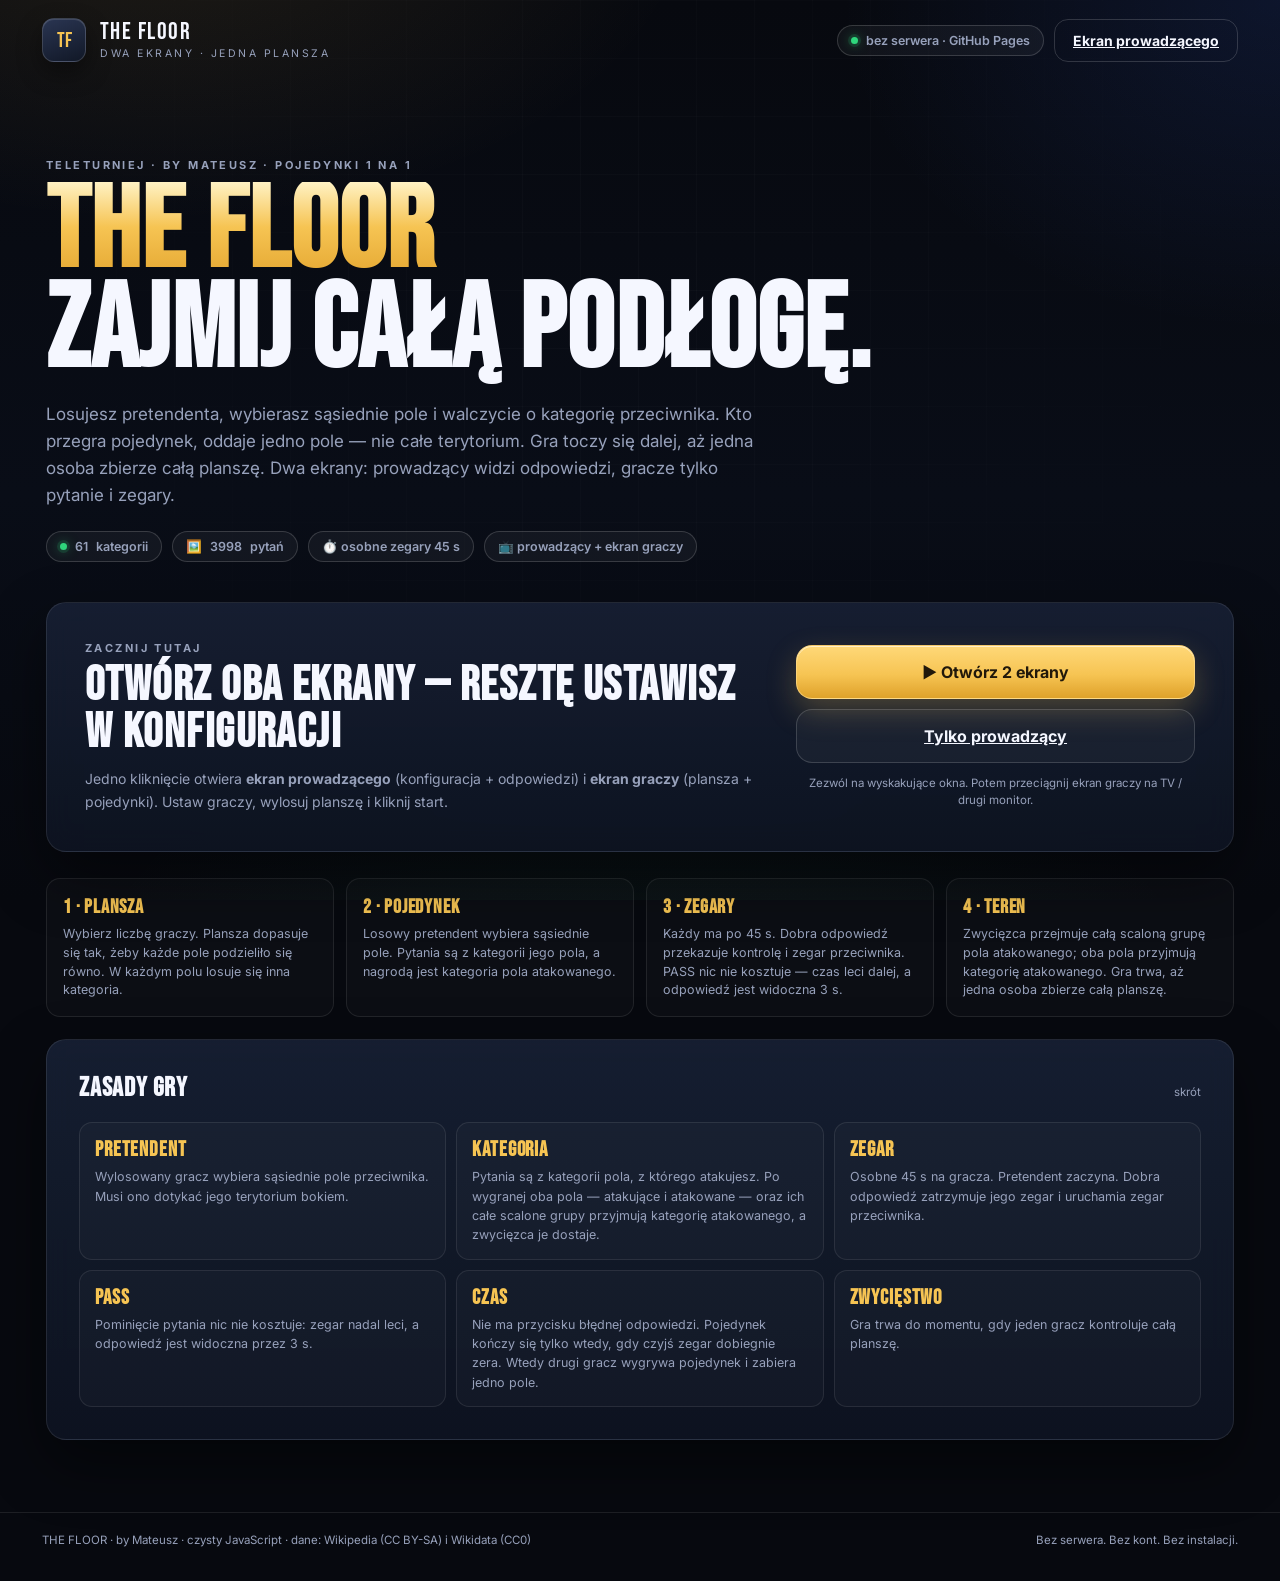
<file: index.html>
<!doctype html>
<html lang="pl">
  <head>
    <meta charset="utf-8" />
    <meta name="viewport" content="width=device-width, initial-scale=1, viewport-fit=cover" />
    <meta name="theme-color" content="#07090f" />
    <title>The Floor — teleturniej na dwa ekrany</title>
    <meta name="description" content="The Floor po polsku: plansza z kategoriami, pojedynki na czas i dwa ekrany — prowadzący oraz gracze." />
    <link rel="icon" href="assets/favicon.svg" type="image/svg+xml" />
    <link rel="preconnect" href="https://fonts.googleapis.com" />
    <link rel="preconnect" href="https://fonts.gstatic.com" crossorigin />
    <link rel="stylesheet" href="assets/css/style.css" />
    <link rel="stylesheet" href="assets/css/extra.css" />
    <link rel="stylesheet" href="assets/css/floor.css" />
  </head>
  <body class="lobby">
    <header class="topbar">
      <a class="brand" href="index.html" aria-label="The Floor — strona główna">
        <span class="brand-mark">TF</span>
        <span>
          <span class="brand-name">THE FLOOR</span>
          <span class="brand-sub">dwa ekrany · jedna plansza</span>
        </span>
      </a>
      <div class="topbar-right">
        <span class="pill"><span class="dot on"></span> bez serwera · GitHub Pages</span>
        <a class="btn btn-ghost" href="host.html">Ekran prowadzącego</a>
      </div>
    </header>

    <div class="lobby-wrap">
      <section class="hero">
        <div class="eyebrow">Teleturniej · by Mateusz · pojedynki 1 na 1</div>
        <h1>
          <span class="gold-text">THE FLOOR</span>
          <span>Zajmij całą podłogę.</span>
        </h1>
        <p>
          Losujesz pretendenta, wybierasz sąsiednie pole i walczycie o kategorię przeciwnika.
          Kto przegra pojedynek, oddaje jedno pole — nie całe terytorium. Gra toczy się dalej,
          aż jedna osoba zbierze całą planszę. Dwa ekrany: prowadzący widzi odpowiedzi, gracze tylko pytanie i zegary.
        </p>
        <div class="hero-meta">
          <span class="pill"><span class="dot on"></span> <span id="hero-packs">—</span> kategorii</span>
          <span class="pill">🖼️ <span id="hero-questions">—</span> pytań</span>
          <span class="pill">⏱️ osobne zegary 45 s</span>
          <span class="pill">📺 prowadzący + ekran graczy</span>
        </div>
      </section>

      <section class="launch-card card">
        <div class="launch-copy">
          <div class="eyebrow">Zacznij tutaj</div>
          <h2>Otwórz oba ekrany — resztę ustawisz w konfiguracji</h2>
          <p>
            Jedno kliknięcie otwiera <b>ekran prowadzącego</b> (konfiguracja + odpowiedzi) i
            <b>ekran graczy</b> (plansza + pojedynki). Ustaw graczy, wylosuj planszę i kliknij start.
          </p>
        </div>
        <div class="launch-actions">
          <button class="btn btn-primary btn-lg" id="open-both">▶ Otwórz 2 ekrany</button>
          <a class="btn btn-lg" href="host.html">Tylko prowadzący</a>
          <p class="start-note">Zezwól na wyskakujące okna. Potem przeciągnij ekran graczy na TV / drugi monitor.</p>
        </div>
      </section>

      <section class="how">
        <div class="how-step"><b>1 · Plansza</b><p>Wybierz liczbę graczy. Plansza dopasuje się tak, żeby każde pole podzieliło się równo. W każdym polu losuje się inna kategoria.</p></div>
        <div class="how-step"><b>2 · Pojedynek</b><p>Losowy pretendent wybiera sąsiednie pole. Pytania są z kategorii jego pola, a nagrodą jest kategoria pola atakowanego.</p></div>
        <div class="how-step"><b>3 · Zegary</b><p>Każdy ma po 45 s. Dobra odpowiedź przekazuje kontrolę i zegar przeciwnika. PASS nic nie kosztuje — czas leci dalej, a odpowiedź jest widoczna 3 s.</p></div>
        <div class="how-step"><b>4 · Teren</b><p>Zwycięzca przejmuje całą scaloną grupę pola atakowanego; oba pola przyjmują kategorię atakowanego. Gra trwa, aż jedna osoba zbierze całą planszę.</p></div>
      </section>

      <section class="card rules-card">
        <div class="panel-head"><h2>Zasady gry</h2><span class="hint">skrót</span></div>
        <div class="rules-grid">
          <div><b>Pretendent</b><p>Wylosowany gracz wybiera sąsiednie pole przeciwnika. Musi ono dotykać jego terytorium bokiem.</p></div>
          <div><b>Kategoria</b><p>Pytania są z kategorii pola, z którego atakujesz. Po wygranej oba pola — atakujące i atakowane — oraz ich całe scalone grupy przyjmują kategorię atakowanego, a zwycięzca je dostaje.</p></div>
          <div><b>Zegar</b><p>Osobne 45 s na gracza. Pretendent zaczyna. Dobra odpowiedź zatrzymuje jego zegar i uruchamia zegar przeciwnika.</p></div>
          <div><b>PASS</b><p>Pominięcie pytania nic nie kosztuje: zegar nadal leci, a odpowiedź jest widoczna przez 3 s.</p></div>
          <div><b>Czas</b><p>Nie ma przycisku błędnej odpowiedzi. Pojedynek kończy się tylko wtedy, gdy czyjś zegar dobiegnie zera. Wtedy drugi gracz wygrywa pojedynek i zabiera jedno pole.</p></div>
          <div><b>Zwycięstwo</b><p>Gra trwa do momentu, gdy jeden gracz kontroluje całą planszę.</p></div>
        </div>
      </section>
    </div>

    <footer class="footer">
      <span>THE FLOOR · by Mateusz · czysty JavaScript · dane: Wikipedia (CC BY-SA) i Wikidata (CC0)</span>
      <span>Bez serwera. Bez kont. Bez instalacji.</span>
    </footer>

    <div class="toast" id="toast"></div>
    <script type="module">
      const $ = (s) => document.querySelector(s);
      const packs = await fetch('data/packs/index.json', { cache: 'no-cache' })
        .then((r) => r.json())
        .then((d) => d.packs || [])
        .catch(() => []);
      const excluded = new Set(['smartfony', 'telefony', 'procesory', 'karty-graficzne']);
      const sensible = packs.filter((p) => !excluded.has(p.id));
      const total = sensible.reduce((sum, p) => sum + (p.count || 0), 0);
      $('#hero-packs').textContent = sensible.length;
      $('#hero-questions').textContent = new Intl.NumberFormat('pl-PL').format(total);

      function toast(text) {
        const el = $('#toast');
        el.textContent = text;
        el.classList.add('show');
        clearTimeout(el._t);
        el._t = setTimeout(() => el.classList.remove('show'), 4200);
      }

      $('#open-both').addEventListener('click', () => {
        // Ekran graczy otwieramy jako pierwszy — to on ma wylądować na TV.
        // Bieżąca karta staje się ekranem prowadzącego, więc od razu można ustawiać grę.
        window.open('board.html', 'floor-board', 'popup=yes,width=1360,height=820');
        window.location.href = 'host.html';
      });
    </script>
  </body>
</html>
</file>
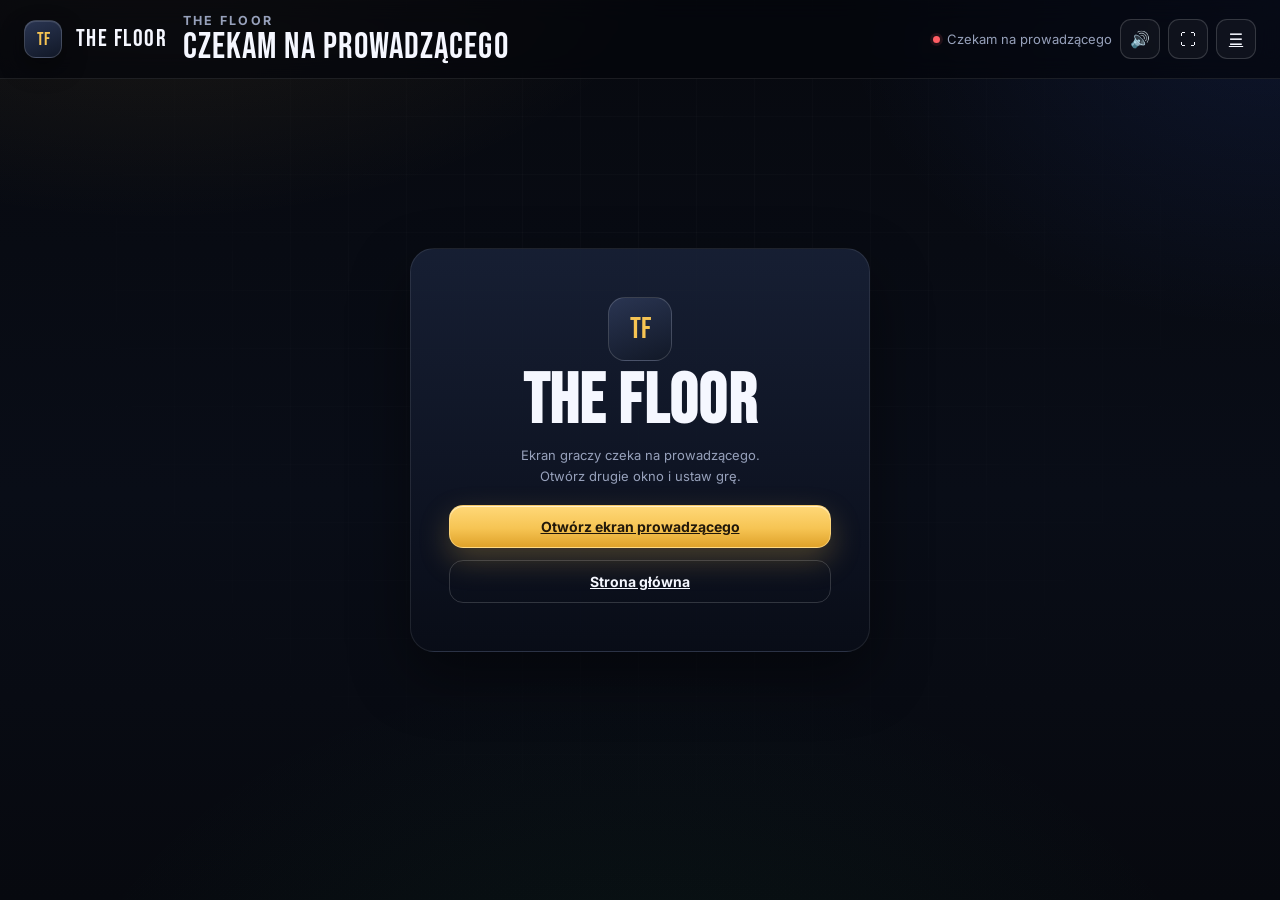
<file: board.html>
<!doctype html>
<html lang="pl">
  <head>
    <meta charset="utf-8" />
    <meta name="viewport" content="width=device-width, initial-scale=1, viewport-fit=cover" />
    <meta name="theme-color" content="#07090f" />
    <title>Ekran graczy — The Floor</title>
    <link rel="icon" href="assets/favicon.svg" type="image/svg+xml" />
    <link rel="preconnect" href="https://fonts.googleapis.com" />
    <link rel="preconnect" href="https://fonts.gstatic.com" crossorigin />
    <link rel="stylesheet" href="assets/css/style.css" />
    <link rel="stylesheet" href="assets/css/extra.css" />
    <link rel="stylesheet" href="assets/css/floor.css" />
  </head>
  <body class="screen board floor-board">
    <header class="game-top board-top">
      <div class="brand">
        <span class="brand-mark">TF</span>
        <span>
          <span class="brand-name">THE FLOOR</span>
          <span class="brand-sub">ekran graczy · by Mateusz</span>
        </span>
      </div>
      <div class="turn-label">
        <span class="t1" id="board-kicker">THE FLOOR</span>
        <span class="t2" id="board-title">Czekam na prowadzącego</span>
      </div>
      <div class="board-cat" id="board-cat" hidden>—</div>
      <div class="board-turn" id="board-turn" aria-live="polite" hidden>
        <span>WYBIERA:</span>
        <b id="board-turn-name">—</b>
      </div>
      <div class="top-spacer"></div>
      <div class="top-actions">
        <span class="conn"><span class="dot" id="board-dot"></span><span id="board-conn">Łączę…</span></span>
        <button class="icon-btn" id="board-sound" type="button" title="Dźwięk" aria-label="Włącz lub wyłącz dźwięk">🔊</button>
        <button class="icon-btn" id="board-fullscreen" type="button" title="Pełny ekran" aria-label="Pełny ekran">⛶</button>
        <a class="icon-btn" href="index.html" title="Menu" aria-label="Menu">☰</a>
      </div>
    </header>

    <main class="board-main">
      <section class="board-screen" id="board-screen">
        <div class="board-stage">
          <div class="floor-grid board-floor" id="board-floor"></div>
          <div class="board-setup" id="board-setup" hidden></div>
        </div>
        <div class="board-bottom">
          <div class="board-caption" id="board-caption">Prowadzący ustawia grę…</div>
          <div class="legend board-legend" id="board-legend"></div>
        </div>
      </section>

      <section class="duel-screen" id="duel-screen" hidden>
        <div class="duel-players" id="duel-players"></div>
        <div class="duel-stage" id="duel-stage">
          <div class="duel-image-bg" id="duel-image-bg" aria-hidden="true"></div>
          <div class="duel-clue" id="duel-clue" hidden></div>
          <div class="duel-text" id="duel-text" hidden></div>
          <img class="duel-image" id="duel-image" alt="" hidden />
          <div class="duel-loading" id="duel-loading"><div class="spinner"></div><span>Przygotowuję pytanie…</span></div>
          <div class="duel-stage-intro" id="duel-stage-intro" hidden>
            <div class="duel-stage-intro-kicker">POJEDYNEK</div>
            <div class="duel-stage-intro-count" id="duel-stage-intro-count">3</div>
          </div>
          <div class="duel-prompt" id="duel-prompt">—</div>
        </div>
        <div class="mini-board-wrap">
          <div class="mini-label">PLANSZA</div>
          <div class="floor-grid mini" id="mini-floor"></div>
          <div class="mini-legend" id="mini-legend"></div>
        </div>
      </section>
    </main>

    <div class="answer-banner hidden" id="answer-banner" role="status" aria-live="polite">
      <div class="answer-banner-text" id="answer-banner-text">—</div>
    </div>

    <div class="conquest-banner hidden" id="conquest-banner">
      <div class="conquest-kicker">TERYTORIUM ZDOBYTE</div>
      <div class="conquest-title" id="conquest-title">—</div>
      <div class="conquest-note" id="conquest-note">—</div>
    </div>

    <div class="overlay hidden" id="board-overlay">
      <div class="overlay-card" id="board-overlay-card"></div>
    </div>

    <div class="waiting-card" id="waiting-card">
      <div class="waiting-logo">TF</div>
      <h1>THE FLOOR</h1>
      <p>Ekran graczy czeka na prowadzącego.<br />Otwórz drugie okno i ustaw grę.</p>
      <a class="btn btn-primary" href="host.html" target="_blank" rel="noopener">Otwórz ekran prowadzącego</a>
      <a class="btn btn-ghost" href="index.html">Strona główna</a>
    </div>

    <script type="module" src="assets/js/board.js"></script>
  </body>
</html>
</file>
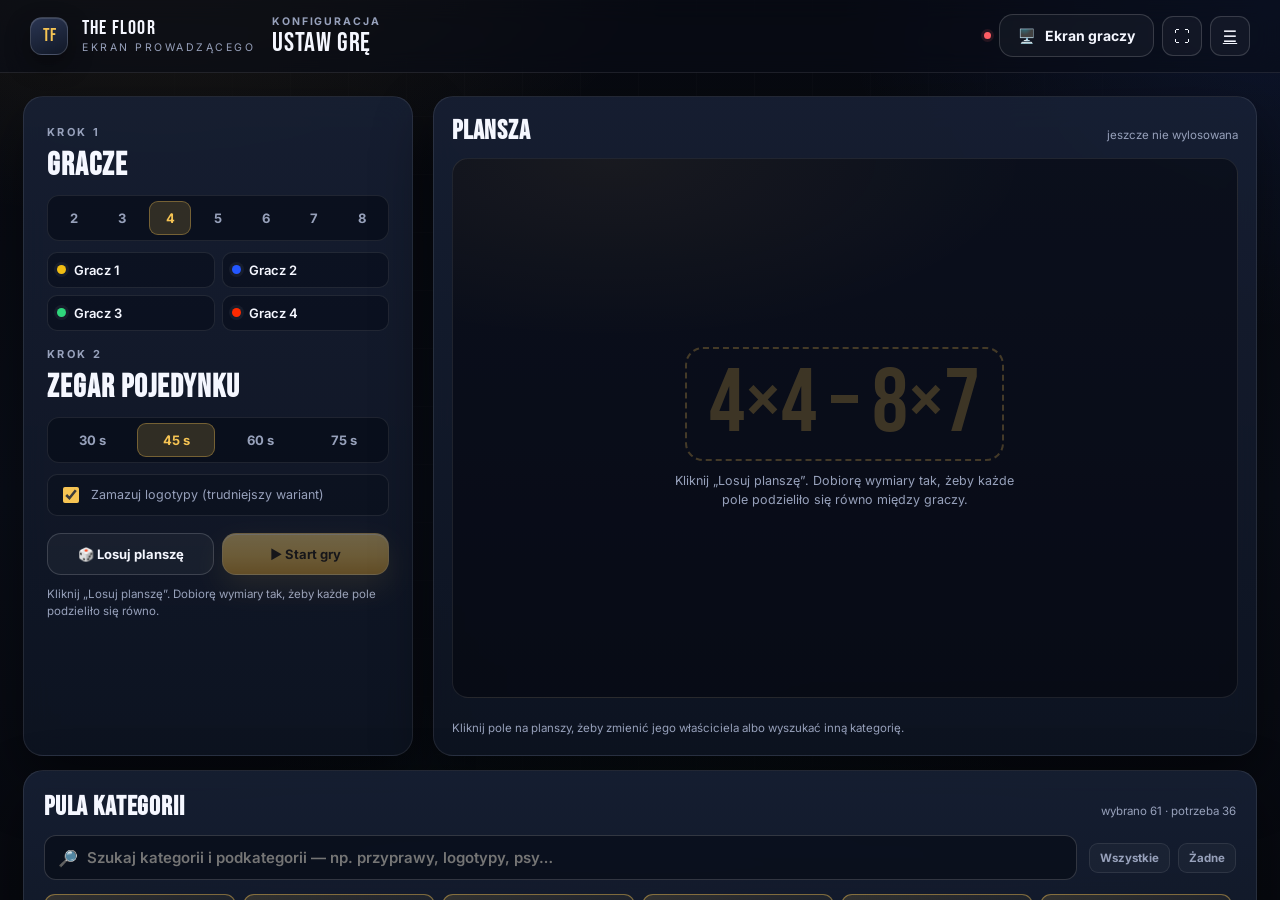
<file: host.html>
<!doctype html>
<html lang="pl">
  <head>
    <meta charset="utf-8" />
    <meta name="viewport" content="width=device-width, initial-scale=1, viewport-fit=cover" />
    <meta name="theme-color" content="#07090f" />
    <title>Prowadzący — The Floor</title>
    <link rel="icon" href="assets/favicon.svg" type="image/svg+xml" />
    <link rel="preconnect" href="https://fonts.googleapis.com" />
    <link rel="preconnect" href="https://fonts.gstatic.com" crossorigin />
    <link rel="stylesheet" href="assets/css/style.css" />
    <link rel="stylesheet" href="assets/css/extra.css" />
    <link rel="stylesheet" href="assets/css/floor.css" />
  </head>
  <body class="screen host floor-host">
    <header class="game-top">
      <div class="brand">
        <span class="brand-mark">TF</span>
        <span>
          <span class="brand-name">THE FLOOR</span>
          <span class="brand-sub">ekran prowadzącego</span>
        </span>
      </div>
      <div class="turn-label">
        <span class="t1" id="phase-kicker">KONFIGURACJA</span>
        <span class="t2" id="phase-title">Ustaw grę</span>
      </div>
      <div class="top-spacer"></div>
      <div class="top-actions">
        <span class="conn"><span class="dot" id="conn-dot"></span><span id="conn-text">Ekran graczy</span></span>
        <button class="btn" id="open-board" type="button" title="Otwórz ekran graczy">🖥️ <span class="btn-label">Ekran graczy</span></button>
        <button class="icon-btn" id="fullscreen" type="button" title="Pełny ekran" aria-label="Pełny ekran">⛶</button>
        <a class="icon-btn" href="index.html" title="Menu" aria-label="Menu">☰</a>
      </div>
    </header>

    <main class="host-setup" id="setup-view">
      <div class="setup-columns">
        <section class="card setup-controls">
          <div class="eyebrow">Krok 1</div>
          <h2 class="setup-h2">Gracze</h2>
          <div class="seg" id="count-seg" role="group" aria-label="Liczba graczy">
            <button data-count="2">2</button>
            <button data-count="3">3</button>
            <button data-count="4" aria-pressed="true">4</button>
            <button data-count="5">5</button>
            <button data-count="6">6</button>
            <button data-count="7">7</button>
            <button data-count="8">8</button>
          </div>
          <div class="player-names" id="player-names"></div>

          <div class="eyebrow">Krok 2</div>
          <h2 class="setup-h2">Zegar pojedynku</h2>
          <div class="seg" id="clock-seg" role="group" aria-label="Czas na gracza">
            <button data-sec="30">30 s</button>
            <button data-sec="45" aria-pressed="true">45 s</button>
            <button data-sec="60">60 s</button>
            <button data-sec="75">75 s</button>
          </div>
          <label class="check-row">
            <input type="checkbox" id="blur-logos" checked />
            <span>Zamazuj logotypy (trudniejszy wariant)</span>
          </label>

          <div class="setup-actions">
            <button class="btn" id="shuffle-board" type="button">🎲 Losuj planszę</button>
            <button class="btn btn-primary" id="start-game" type="button" disabled>▶ Start gry</button>
          </div>
          <p class="setup-note" id="setup-note">
            Wpisz imiona, wylosuj planszę i dopiero wtedy startuj. Kliknięcie pola pozwala zmienić
            właściciela lub kategorię.
          </p>
        </section>

        <section class="card setup-board-card">
          <div class="panel-head">
            <h2>Plansza</h2>
            <span class="hint" id="grid-info">jeszcze nie wylosowana</span>
          </div>
          <div class="floor-stage setup-floor-stage">
            <div class="floor-grid" id="setup-floor"></div>
            <div class="floor-placeholder" id="floor-placeholder">
              <div class="floor-empty-mark">4×4 – 8×7</div>
              <p>Kliknij „Losuj planszę”. Dobiorę wymiary tak, żeby każde pole podzieliło się równo między graczy.</p>
            </div>
          </div>
          <div class="legend" id="setup-legend"></div>
          <div class="tile-editor" id="tile-editor" hidden>
            <div class="tile-editor-head">
              <b id="editor-title">Pole</b>
              <button class="link-btn" id="editor-close" type="button">Zamknij ×</button>
            </div>
            <div class="tile-editor-grid">
              <label class="field">
                <span>Właściciel</span>
                <select class="select" id="editor-owner"></select>
              </label>
              <label class="field">
                <span>Kategoria</span>
                <input class="input" id="editor-search" placeholder="Szukaj kategorii…" autocomplete="off" />
              </label>
            </div>
            <div class="editor-results" id="editor-results"></div>
          </div>
          <p class="setup-note">Kliknij pole na planszy, żeby zmienić jego właściciela albo wyszukać inną kategorię.</p>
        </section>
      </div>

      <section class="card setup-pool-card">
        <div class="panel-head">
          <h2>Pula kategorii</h2>
          <span class="hint" id="pool-count">—</span>
        </div>
        <div class="catalog-top">
          <div class="search-wrap">
            <span class="search-icon">🔎</span>
            <input class="input" id="pool-search" placeholder="Szukaj kategorii i podkategorii — np. przyprawy, logotypy, psy…" autocomplete="off" />
          </div>
          <div class="cat-actions">
            <button class="mini-btn" id="pool-all" type="button">Wszystkie</button>
            <button class="mini-btn" id="pool-none" type="button">Żadne</button>
          </div>
        </div>
        <div class="pool-grid" id="pool"></div>
      </section>
    </main>

    <main class="host-game" id="game-view" hidden>
      <div class="duel-head" id="duel-head" hidden>
        <div class="clock-card" id="clock-a"></div>
        <div class="clock-card" id="clock-b"></div>
      </div>
      <div class="host-game-body">
        <section class="card host-floor-card">
          <div class="panel-head">
            <h2>Teren</h2>
            <span class="hint" id="floor-status">—</span>
          </div>
          <div class="floor-stage">
            <div class="floor-grid" id="game-floor"></div>
          </div>
          <div class="legend" id="game-legend"></div>
        </section>
        <aside class="game-side">
          <div class="card action-card" id="action-card">
            <div id="action-content"></div>
          </div>
          <div class="card duel-card" id="duel-card" hidden>
            <div class="duel-cat" id="duel-cat">—</div>
            <div class="duel-host-prompt" id="duel-host-prompt">—</div>
            <div class="duel-question-wrap">
              <div class="duel-question-bg" id="duel-host-bg" aria-hidden="true"></div>
              <div class="duel-clue" id="duel-host-hint" hidden></div>
              <div class="duel-question-text" id="duel-host-text" hidden></div>
              <img class="duel-question-img" id="duel-img" alt="" hidden />
              <div class="q-loading" id="duel-loading"><div><div class="spinner"></div>Przygotowuję pytanie…</div></div>
            </div>
            <div class="answer-label">Odpowiedź dla prowadzącego</div>
            <div class="answer-text duel-answer" id="duel-answer">—</div>
            <div class="answer-meta" id="duel-meta"></div>
          </div>
        </aside>
      </div>
    </main>

    <div class="duel-controls" id="duel-controls" hidden>
      <button class="judge ok" id="btn-ok" type="button">
        <span class="j-icon">✓</span>
        <span>DOBRZE<small>przekazuje kontrolę i zegar</small></span>
        <span class="kbd">D</span>
      </button>
      <button class="judge pass" id="btn-pass" type="button">
        <span class="j-icon">↷</span>
        <span>PASS<small>bez kary · czas leci dalej</small></span>
        <span class="kbd">P</span>
      </button>
    </div>

    <div class="overlay hidden" id="overlay" aria-live="polite">
      <div class="overlay-card" id="overlay-card"></div>
    </div>

    <div class="toast" id="toast"></div>
    <script type="module" src="assets/js/host.js"></script>
  </body>
</html>
</file>
<file: assets/css/style.css>
/* ============================================================
   THE FLOOR — teleturniej na dwa ekrany
   ============================================================ */
@import url('https://fonts.googleapis.com/css2?family=Bebas+Neue&family=Inter:wght@400;500;600;700;800;900&display=swap');

:root {
  --bg: #07090f;
  --bg-2: #0b1020;
  --panel: rgba(20, 27, 45, 0.72);
  --panel-solid: #121a2b;
  --line: rgba(255, 255, 255, 0.09);
  --line-strong: rgba(255, 255, 255, 0.16);
  --text: #f5f7ff;
  --muted: #97a1bb;
  --gold: #f6c453;
  --gold-2: #e3a52f;
  --green: #2fd67c;
  --green-2: #12a85a;
  --amber: #ffb02e;
  --red: #ff5d64;
  --blue: #63a4ff;
  --radius: 20px;
  --shadow: 0 24px 60px rgba(0, 0, 0, 0.45);
  --display: 'Bebas Neue', 'Haettenschweiler', 'Arial Narrow', Impact, sans-serif;
  --sans: 'Inter', system-ui, -apple-system, 'Segoe UI', Roboto, sans-serif;
  color-scheme: dark;
}

* { box-sizing: border-box; }
[hidden] { display: none !important; }
html, body { height: 100%; }
body {
  margin: 0;
  font-family: var(--sans);
  color: var(--text);
  background: var(--bg);
  overflow-x: hidden;
  -webkit-font-smoothing: antialiased;
  text-rendering: optimizeLegibility;
}
body::before {
  content: '';
  position: fixed;
  inset: 0;
  background:
    radial-gradient(900px 520px at 12% -10%, rgba(246, 196, 83, 0.10), transparent 60%),
    radial-gradient(800px 600px at 100% 0%, rgba(60, 110, 255, 0.12), transparent 55%),
    radial-gradient(1000px 700px at 50% 120%, rgba(47, 214, 124, 0.06), transparent 60%),
    linear-gradient(180deg, #07090f 0%, #090d17 55%, #07090f 100%);
  z-index: -2;
}
body::after {
  content: '';
  position: fixed;
  inset: 0;
  background-image: linear-gradient(rgba(255, 255, 255, 0.022) 1px, transparent 1px),
    linear-gradient(90deg, rgba(255, 255, 255, 0.022) 1px, transparent 1px);
  background-size: 58px 58px;
  mask-image: radial-gradient(circle at 50% 30%, #000 0%, transparent 78%);
  z-index: -1;
  pointer-events: none;
}
::selection { background: rgba(246, 196, 83, 0.3); }

button, input, select { font: inherit; color: inherit; }
button { cursor: pointer; -webkit-tap-highlight-color: transparent; touch-action: manipulation; }
img { display: block; max-width: 100%; }
a { color: var(--gold); }

/* ---------- typografia ---------- */
.display {
  font-family: var(--display);
  letter-spacing: 0.02em;
  line-height: 0.92;
  font-weight: 400;
}
.eyebrow {
  font-size: 11px;
  letter-spacing: 0.22em;
  text-transform: uppercase;
  color: var(--muted);
  font-weight: 700;
}
.gold-text {
  background: linear-gradient(180deg, #fff2c4 0%, var(--gold) 45%, var(--gold-2) 100%);
  -webkit-background-clip: text;
  background-clip: text;
  color: transparent;
}

/* ---------- elementy ---------- */
.btn {
  display: inline-flex;
  align-items: center;
  justify-content: center;
  gap: 10px;
  border-radius: 14px;
  border: 1px solid var(--line-strong);
  background: rgba(255, 255, 255, 0.04);
  color: var(--text);
  padding: 12px 18px;
  font-weight: 700;
  font-size: 14px;
  transition: transform 0.12s ease, background 0.2s ease, border-color 0.2s ease, box-shadow 0.2s ease;
}
.btn:hover { background: rgba(255, 255, 255, 0.09); border-color: rgba(255, 255, 255, 0.24); }
.btn:active { transform: translateY(1px) scale(0.995); }
.btn-primary {
  background: linear-gradient(180deg, #ffd878, var(--gold) 55%, #dfa22a);
  border-color: rgba(255, 220, 140, 0.65);
  color: #21180a;
  box-shadow: 0 12px 30px rgba(246, 196, 83, 0.25), inset 0 1px 0 rgba(255, 255, 255, 0.6);
}
.btn-primary:hover { background: linear-gradient(180deg, #ffe19a, #f8c95c 55%, #e6aa32); }
.btn-ghost { background: transparent; }
.btn-lg { padding: 16px 26px; font-size: 16px; border-radius: 16px; }
.btn:disabled { opacity: 0.4; pointer-events: none; }

.card {
  background: linear-gradient(180deg, rgba(24, 33, 54, 0.86), rgba(14, 20, 34, 0.9));
  border: 1px solid var(--line);
  border-radius: var(--radius);
  box-shadow: var(--shadow);
  backdrop-filter: blur(14px);
}
.field { display: grid; gap: 8px; }
.field label { font-size: 12px; font-weight: 700; letter-spacing: 0.08em; text-transform: uppercase; color: var(--muted); }
.input, .select {
  width: 100%;
  border: 1px solid var(--line-strong);
  background: rgba(6, 10, 20, 0.6);
  border-radius: 12px;
  padding: 12px 14px;
  font-size: 15px;
  font-weight: 600;
  outline: none;
  transition: border-color 0.15s ease, box-shadow 0.15s ease;
}
.input:focus, .select:focus { border-color: var(--gold); box-shadow: 0 0 0 3px rgba(246, 196, 83, 0.14); }
.select { appearance: none; background-image: linear-gradient(45deg, transparent 50%, var(--muted) 50%), linear-gradient(135deg, var(--muted) 50%, transparent 50%); background-position: calc(100% - 20px) 55%, calc(100% - 14px) 55%; background-size: 6px 6px; background-repeat: no-repeat; }
.seg { display: flex; gap: 6px; background: rgba(6, 10, 20, 0.6); border: 1px solid var(--line); padding: 5px; border-radius: 12px; }
.seg button {
  flex: 1;
  border: 0;
  background: transparent;
  border-radius: 9px;
  padding: 9px 6px;
  font-weight: 700;
  font-size: 13px;
  color: var(--muted);
}
.seg button[aria-pressed='true'] { background: rgba(246, 196, 83, 0.16); color: var(--gold); box-shadow: inset 0 0 0 1px rgba(246, 196, 83, 0.35); }
.pill {
  display: inline-flex;
  align-items: center;
  gap: 8px;
  border: 1px solid var(--line-strong);
  background: rgba(255, 255, 255, 0.045);
  border-radius: 999px;
  padding: 7px 13px;
  font-size: 12.5px;
  font-weight: 600;
  color: var(--muted);
}
.dot { width: 7px; height: 7px; border-radius: 50%; background: var(--muted); box-shadow: 0 0 0 3px rgba(255, 255, 255, 0.06); }
.dot.on { background: var(--green); box-shadow: 0 0 0 3px rgba(47, 214, 124, 0.14), 0 0 12px rgba(47, 214, 124, 0.6); }
.dot.off { background: var(--red); box-shadow: 0 0 0 3px rgba(255, 93, 100, 0.12); }

/* ============================================================
   LOBBY
   ============================================================ */
.lobby { min-height: 100dvh; display: flex; flex-direction: column; }
.topbar {
  display: flex; align-items: center; justify-content: space-between; gap: 16px; flex-wrap: wrap;
  padding: 18px clamp(16px, 4vw, 42px);
}
.brand { display: flex; align-items: center; gap: 14px; text-decoration: none; color: inherit; }
.brand-mark {
  width: 44px; height: 44px; border-radius: 12px; display: grid; place-items: center;
  background: linear-gradient(160deg, #2a3552, #111827);
  border: 1px solid var(--line-strong);
  box-shadow: inset 0 1px 0 rgba(255, 255, 255, 0.12), 0 10px 24px rgba(0, 0, 0, 0.4);
  font-family: var(--display); font-size: 21px; color: var(--gold);
}
.brand-name { display: block; font-family: var(--display); font-size: 24px; letter-spacing: 0.06em; line-height: 1; }
.brand-sub { display: block; font-size: 10.5px; letter-spacing: 0.24em; color: var(--muted); text-transform: uppercase; margin-top: 3px; }
.topbar-right { display: flex; align-items: center; gap: 10px; flex-wrap: wrap; }

.lobby-wrap { flex: 1; width: min(1280px, 100%); margin: 0 auto; padding: clamp(24px, 4vw, 48px) clamp(18px, 4vw, 46px) 72px; }
.hero { padding: clamp(10px, 3vw, 30px) 0 clamp(24px, 4vw, 40px); }
.hero h1 { margin: 10px 0 0; font-family: var(--display); font-size: clamp(54px, 10vw, 118px); line-height: 0.85; letter-spacing: 0.01em; }
.hero h1 span { display: block; }
.hero p { max-width: 720px; color: var(--muted); font-size: clamp(14px, 1.5vw, 17px); line-height: 1.6; margin: 18px 0 0; }
.hero-meta { display: flex; gap: 10px; flex-wrap: wrap; margin-top: 22px; }

.launch-card {
  display: grid;
  grid-template-columns: minmax(0, 1.35fr) minmax(280px, 0.8fr);
  gap: clamp(20px, 3vw, 38px);
  align-items: center;
  padding: clamp(22px, 3.2vw, 38px);
}
.launch-copy h2 {
  margin: 7px 0 0;
  font-family: var(--display);
  font-size: clamp(30px, 4vw, 48px);
  letter-spacing: 0.03em;
  line-height: 0.98;
}
.launch-copy p { margin: 12px 0 0; color: var(--muted); font-size: 14px; line-height: 1.6; }
.launch-actions { display: grid; gap: 10px; align-content: center; }
.launch-actions .btn { width: 100%; }
.launch-actions .start-note { margin: 2px 0 0; }

.rules-card { margin-top: 22px; padding: clamp(22px, 3vw, 32px); }
.rules-card .panel-head { margin-bottom: 18px; }
.rules-grid { display: grid; grid-template-columns: repeat(3, minmax(0, 1fr)); gap: 10px; }
.rules-grid > div { border: 1px solid var(--line); border-radius: 13px; background: rgba(255, 255, 255, 0.025); padding: 14px 15px; }
.rules-grid b { display: block; font-family: var(--display); font-size: 21px; letter-spacing: 0.04em; color: var(--gold); margin-bottom: 5px; }
.rules-grid p { margin: 0; font-size: 12.5px; line-height: 1.55; color: var(--muted); }

.setup { display: grid; grid-template-columns: 360px minmax(0, 1fr); gap: 22px; align-items: start; }
.setup > * { min-width: 0; }
.game-top > * { min-width: 0; }
.setup-side { display: grid; gap: 16px; position: sticky; top: 16px; }
.panel { padding: 22px; }
.panel-head { display: flex; align-items: baseline; justify-content: space-between; gap: 12px; margin-bottom: 16px; }
.panel-head h2 { margin: 0; font-family: var(--display); font-size: 27px; letter-spacing: 0.03em; }
.panel-head .hint { font-size: 11.5px; color: var(--muted); }
.setup-fields { display: grid; gap: 16px; }
.player-inputs { display: grid; grid-template-columns: 1fr 1fr; gap: 10px; }
.player-inputs .field:first-child .input { border-left-color: var(--gold); }
.summary { display: grid; gap: 10px; padding: 14px; border-radius: 14px; background: rgba(6, 10, 20, 0.45); border: 1px solid var(--line); }
.summary-row { display: flex; align-items: center; justify-content: space-between; gap: 12px; font-size: 13px; color: var(--muted); }
.summary-row strong { color: var(--text); font-size: 14px; }
.summary-row .big { font-family: var(--display); font-size: 27px; color: var(--gold); letter-spacing: 0.03em; }
.start-btn { width: 100%; padding: 18px; font-size: 17px; letter-spacing: 0.04em; }
.start-note { font-size: 11.5px; color: var(--muted); text-align: center; line-height: 1.5; }

.catalog { padding: 22px; }
.catalog-top { display: flex; gap: 12px; align-items: center; flex-wrap: wrap; margin-bottom: 14px; }
.search-wrap { position: relative; flex: 1; min-width: 220px; }
.search-wrap .input { padding-left: 42px; }
.search-icon { position: absolute; left: 14px; top: 50%; transform: translateY(-50%); color: var(--muted); pointer-events: none; }
.search-clear { position: absolute; right: 8px; top: 50%; transform: translateY(-50%); border: 0; background: transparent; color: var(--muted); font-size: 18px; padding: 8px; }
.cat-actions { display: flex; gap: 8px; flex-wrap: wrap; }
.mini-btn {
  border: 1px solid var(--line); background: rgba(255, 255, 255, 0.03); border-radius: 9px;
  color: var(--muted); font-size: 11.5px; font-weight: 700; padding: 7px 10px;
}
.mini-btn:hover { color: var(--text); border-color: var(--line-strong); }
.cat-groups { display: grid; gap: 20px; max-height: min(56vh, 640px); overflow: auto; padding-right: 6px; scrollbar-width: thin; }
.cat-group { display: grid; gap: 10px; }
.cat-group-head { display: flex; align-items: center; gap: 10px; }
.cat-group-head h3 { margin: 0; font-size: 12px; letter-spacing: 0.16em; text-transform: uppercase; color: var(--muted); }
.cat-group-head .line { flex: 1; height: 1px; background: var(--line); }
.cat-grid { display: grid; grid-template-columns: repeat(auto-fill, minmax(210px, 1fr)); gap: 9px; }
.cat {
  position: relative; display: flex; align-items: center; gap: 11px;
  border: 1px solid var(--line); background: rgba(255, 255, 255, 0.028);
  border-radius: 13px; padding: 11px 12px; text-align: left;
  transition: background 0.15s ease, border-color 0.15s ease, transform 0.12s ease;
}
.cat:hover { background: rgba(255, 255, 255, 0.06); border-color: var(--line-strong); transform: translateY(-1px); }
.cat[aria-pressed='true'] { background: linear-gradient(160deg, rgba(246, 196, 83, 0.17), rgba(246, 196, 83, 0.05)); border-color: rgba(246, 196, 83, 0.5); box-shadow: inset 0 0 0 1px rgba(246, 196, 83, 0.18); }
.cat-emoji { font-size: 21px; width: 30px; text-align: center; flex: none; }
.cat-body { min-width: 0; flex: 1; }
.cat-name { display: block; font-size: 13px; font-weight: 700; line-height: 1.22; white-space: nowrap; overflow: hidden; text-overflow: ellipsis; }
.cat-count { display: block; font-size: 11px; color: var(--muted); margin-top: 2px; white-space: nowrap; overflow: hidden; text-overflow: ellipsis; }
.cat[aria-pressed='true'] .cat-count { color: rgba(246, 196, 83, 0.8); }
.cat-check {
  width: 18px; height: 18px; border-radius: 50%; border: 1.5px solid var(--line-strong);
  flex: none; display: grid; place-items: center; font-size: 11px; color: #1c1508;
}
.cat[aria-pressed='true'] .cat-check { background: var(--gold); border-color: var(--gold); }
.cat[aria-pressed='true'] .cat-check::after { content: '✓'; font-weight: 900; }
.cat-empty { color: var(--muted); font-size: 13px; padding: 20px 4px; }
.live-results { display: grid; gap: 9px; margin-top: 18px; padding-top: 18px; border-top: 1px solid var(--line); }
.live-results h4 { margin: 0; font-size: 12px; letter-spacing: 0.14em; text-transform: uppercase; color: var(--muted); }
.live-row { display: flex; align-items: center; gap: 10px; justify-content: space-between; border: 1px solid var(--line); border-radius: 11px; padding: 9px 12px; font-size: 13px; }
.live-row .live-name { overflow: hidden; text-overflow: ellipsis; white-space: nowrap; }
.live-note { font-size: 11.5px; color: var(--muted); }

.how { margin-top: 26px; display: grid; grid-template-columns: repeat(4, 1fr); gap: 12px; }
.how-step { padding: 16px; border-radius: 14px; border: 1px solid var(--line); background: rgba(255, 255, 255, 0.025); }
.how-step b { display: block; font-family: var(--display); font-size: 20px; letter-spacing: 0.04em; color: var(--gold); margin-bottom: 6px; }
.how-step p { margin: 0; font-size: 12.5px; line-height: 1.5; color: var(--muted); }
.footer { padding: 20px clamp(16px, 4vw, 42px) 34px; color: var(--muted); font-size: 11.5px; display: flex; justify-content: space-between; gap: 14px; flex-wrap: wrap; border-top: 1px solid var(--line); }

/* ============================================================
   WSPÓLNE EKRANY GRY
   ============================================================ */
.screen { height: 100dvh; display: grid; grid-template-rows: auto minmax(0, 1fr) auto; overflow: hidden; }
.screen.host { grid-template-rows: auto minmax(0, 1fr) auto auto; }
.game-top {
  display: flex; align-items: center; gap: clamp(8px, 1.3vw, 18px); flex-wrap: wrap;
  padding: clamp(10px, 1.6vh, 18px) clamp(14px, 2.4vw, 30px);
  border-bottom: 1px solid var(--line);
  background: rgba(8, 12, 22, 0.55);
  backdrop-filter: blur(12px);
}
.game-top .brand-mark { width: 38px; height: 38px; font-size: 18px; }
.game-top .brand-name { font-size: 20px; }
.turn-label { display: grid; gap: 2px; flex: none; }
.turn-label .t1 { font-size: 10.5px; letter-spacing: 0.18em; text-transform: uppercase; color: var(--muted); font-weight: 700; white-space: nowrap; }
.turn-label .t2 { font-family: var(--display); font-size: clamp(18px, 2.4vw, 27px); letter-spacing: 0.03em; line-height: 1; white-space: nowrap; }
.top-spacer { flex: 1; }
.top-actions { display: flex; align-items: center; gap: 8px; flex-wrap: wrap; justify-content: flex-end; }
.icon-btn {
  width: 40px; height: 40px; display: grid; place-items: center; border-radius: 11px;
  border: 1px solid var(--line-strong); background: rgba(255, 255, 255, 0.04); color: var(--text); font-size: 16px;
}
.icon-btn:hover { background: rgba(255, 255, 255, 0.1); }
.conn { font-size: 11px; color: var(--muted); display: flex; align-items: center; gap: 7px; white-space: nowrap; }

.score-strip { display: flex; gap: 10px; align-items: stretch; }
.score-tile {
  min-width: clamp(104px, 9vw, 148px);
  border: 1px solid var(--line); border-radius: 13px; padding: 7px 12px;
  background: rgba(255, 255, 255, 0.03); transition: all 0.25s ease;
}
.score-tile .name { font-size: 11px; color: var(--muted); font-weight: 700; letter-spacing: 0.04em; white-space: nowrap; overflow: hidden; text-overflow: ellipsis; max-width: 140px; }
.score-tile .pts { font-family: var(--display); font-size: clamp(24px, 3vw, 34px); line-height: 1; margin-top: 2px; }
.score-tile.active { border-color: rgba(246, 196, 83, 0.55); background: linear-gradient(160deg, rgba(246, 196, 83, 0.16), rgba(246, 196, 83, 0.03)); box-shadow: 0 0 0 1px rgba(246, 196, 83, 0.12), 0 10px 30px rgba(246, 196, 83, 0.08); }
.score-tile.active .name { color: var(--gold); }
.score-tile.lead:not(.active) .pts { color: var(--gold); }

.timer { display: flex; align-items: center; gap: 10px; }
.timer-num { font-family: var(--display); font-size: clamp(30px, 4.4vw, 52px); line-height: 0.9; letter-spacing: 0.02em; font-variant-numeric: tabular-nums; }
.timer-unit { font-size: 9px; letter-spacing: 0.18em; color: var(--muted); font-weight: 800; margin-top: 2px; }
.timer-ring { --p: 1; width: clamp(46px, 5vw, 62px); aspect-ratio: 1; border-radius: 50%; display: grid; place-items: center;
  background: conic-gradient(var(--gold) calc(var(--p) * 360deg), rgba(255, 255, 255, 0.08) 0);
  position: relative;
}
.timer-ring::after { content: ''; position: absolute; inset: 6px; border-radius: 50%; background: #0b1020; }
.timer-ring span { position: relative; z-index: 1; font-size: 9px; color: var(--muted); font-weight: 800; letter-spacing: 0.08em; }
.timer.low .timer-num { color: var(--red); }
.timer.low .timer-ring { background: conic-gradient(var(--red) calc(var(--p) * 360deg), rgba(255, 255, 255, 0.08) 0); animation: pulse 0.9s ease-in-out infinite; }
@keyframes pulse { 50% { transform: scale(1.04); } }

.category-chip {
  display: inline-flex; align-items: center; gap: 9px;
  border: 1px solid rgba(246, 196, 83, 0.28); border-radius: 999px;
  padding: 8px 14px; background: rgba(246, 196, 83, 0.07);
  font-size: 12.5px; font-weight: 700; color: #ffe3a1; white-space: nowrap;
}
.category-chip .emoji { font-size: 15px; }

/* ---------- HOST ---------- */
.host-main { display: grid; grid-template-columns: minmax(0, 1.35fr) minmax(320px, 0.8fr); gap: clamp(14px, 2vw, 24px); padding: clamp(14px, 2vw, 24px); min-height: 0; }
.question-card { position: relative; border-radius: 22px; overflow: hidden; border: 1px solid var(--line); background: #0a0f1b; display: grid; min-height: 0; }
.q-bg { position: absolute; inset: 0; background-size: cover; background-position: center; filter: blur(38px) saturate(1.3); opacity: 0.3; transform: scale(1.1); }
.q-stage { position: relative; z-index: 1; display: grid; grid-template-rows: auto 1fr auto; min-height: 0; padding: clamp(12px, 2vw, 22px); gap: 10px; }
.q-top { display: flex; align-items: center; justify-content: space-between; gap: 12px; }
.q-counter { font-size: 11px; letter-spacing: 0.14em; color: var(--muted); font-weight: 800; text-transform: uppercase; }
.q-image-wrap { min-height: 0; display: grid; place-items: center; position: relative; border-radius: 16px; overflow: hidden; background: rgba(0, 0, 0, 0.28); border: 1px solid rgba(255, 255, 255, 0.05); }
.q-image-wrap .q-image, .board-image-wrap .board-image { position: absolute; inset: 0; width: 100%; height: 100%; }
.q-image { width: 100%; height: 100%; max-height: 100%; max-width: 100%; object-fit: contain; border-radius: 12px; animation: qIn 0.35s ease both; }
@keyframes qIn { from { opacity: 0; transform: scale(0.985); } to { opacity: 1; transform: scale(1); } }
.q-loading { position: absolute; inset: 0; display: grid; place-items: center; color: var(--muted); font-size: 13px; gap: 10px; }
.spinner { width: 26px; height: 26px; border-radius: 50%; border: 2px solid rgba(255, 255, 255, 0.15); border-top-color: var(--gold); animation: spin 0.8s linear infinite; margin: 0 auto 8px; }
@keyframes spin { to { transform: rotate(360deg); } }
.q-prompt { font-size: clamp(13px, 1.5vw, 16px); color: var(--muted); font-weight: 600; display: flex; align-items: center; gap: 8px; }

.answer-panel { display: grid; grid-template-rows: auto 1fr auto; gap: 14px; min-height: 0; }
.answer-box {
  border-radius: 20px; border: 1px solid rgba(246, 196, 83, 0.32);
  background: linear-gradient(165deg, rgba(246, 196, 83, 0.13), rgba(246, 196, 83, 0.03) 55%, rgba(0, 0, 0, 0.1));
  padding: clamp(16px, 2vw, 26px); display: grid; align-content: center; gap: 10px; position: relative; overflow: hidden;
}
.answer-box::after { content: ''; position: absolute; width: 220px; height: 220px; border-radius: 50%; right: -90px; top: -110px; background: radial-gradient(circle, rgba(246, 196, 83, 0.2), transparent 68%); pointer-events: none; }
.answer-label { font-size: 10.5px; letter-spacing: 0.22em; text-transform: uppercase; color: rgba(246, 196, 83, 0.8); font-weight: 800; }
.answer-text { font-family: var(--display); font-size: clamp(34px, 4.4vw, 62px); line-height: 0.94; letter-spacing: 0.015em; overflow-wrap: anywhere; }
.answer-meta { font-size: 11.5px; color: var(--muted); display: flex; justify-content: space-between; gap: 8px; flex-wrap: wrap; }
.answer-meta b { color: #d8deef; font-weight: 700; }
.idle-box { display: grid; place-content: center; gap: 10px; text-align: center; padding: 26px; color: var(--muted); }
.idle-box .big { font-family: var(--display); font-size: 34px; color: var(--text); letter-spacing: 0.03em; }
.idle-box p { margin: 0; font-size: 13px; line-height: 1.55; }

.controls { display: grid; grid-template-columns: 1fr 1fr; gap: 12px; padding: 0 clamp(14px, 2vw, 24px) clamp(14px, 2vw, 24px); }
.judge {
  position: relative; border: 0; border-radius: 18px; padding: clamp(14px, 2.2vh, 22px) 18px;
  display: flex; align-items: center; justify-content: center; gap: 14px;
  font-family: var(--display); font-size: clamp(24px, 3vw, 38px); letter-spacing: 0.055em;
  transition: transform 0.1s ease, filter 0.2s ease, box-shadow 0.2s ease;
  min-height: clamp(70px, 11vh, 104px);
  user-select: none;
}
.judge small { font-family: var(--sans); font-size: 10.5px; letter-spacing: 0.14em; font-weight: 800; opacity: 0.65; display: block; margin-top: 2px; }
.judge .j-icon { font-size: 1.15em; line-height: 1; }
.judge:active { transform: translateY(2px) scale(0.994); }
.judge:disabled { filter: grayscale(0.4) brightness(0.7); pointer-events: none; }
.judge.ok { background: linear-gradient(180deg, #51e895, var(--green) 45%, var(--green-2)); color: #04170c; box-shadow: 0 18px 40px rgba(47, 214, 124, 0.22), inset 0 1px 0 rgba(255, 255, 255, 0.45); }
.judge.ok:hover { filter: brightness(1.05); }
.judge.pass { background: linear-gradient(180deg, #ffd37a, var(--amber) 50%, #db8a10); color: #241604; box-shadow: 0 18px 40px rgba(255, 176, 46, 0.2), inset 0 1px 0 rgba(255, 255, 255, 0.45); }
.judge.pass:hover { filter: brightness(1.05); }
.judge.wrong { background: linear-gradient(180deg, #ff8d94, #ef4b57 50%, #a9232f); color: #2b0509; box-shadow: 0 18px 40px rgba(239, 75, 87, 0.2), inset 0 1px 0 rgba(255, 255, 255, 0.4); }
.judge.wrong:hover { filter: brightness(1.05); }
.judge.ok.flash { animation: okFlash 0.5s ease; }
@keyframes okFlash { 0% { box-shadow: 0 0 0 0 rgba(47, 214, 124, 0.7); } 100% { box-shadow: 0 0 0 26px rgba(47, 214, 124, 0); } }
.kbd { font-family: var(--sans); font-size: 10px; font-weight: 800; padding: 3px 6px; border-radius: 5px; background: rgba(0, 0, 0, 0.22); border: 1px solid rgba(0, 0, 0, 0.18); }

.host-foot { display: flex; align-items: center; justify-content: space-between; gap: 12px; padding: 0 clamp(14px, 2vw, 24px) clamp(10px, 1.6vh, 16px); color: var(--muted); font-size: 11px; }
.host-foot .left { display: flex; gap: 14px; flex-wrap: wrap; align-items: center; }
.link-btn { border: 0; background: transparent; color: var(--muted); font-size: 11px; font-weight: 700; text-decoration: underline; text-underline-offset: 3px; padding: 4px; }
.link-btn:hover { color: var(--text); }

/* ---------- BOARD ---------- */
.board { background: #05070d; }
.board .game-top { background: rgba(4, 6, 12, 0.65); }
.board-main { display: grid; grid-template-rows: minmax(0, 1fr) auto; padding: clamp(12px, 2vw, 26px); gap: clamp(10px, 1.6vh, 18px); min-height: 0; }
.board-stage { position: relative; border-radius: 24px; overflow: hidden; border: 1px solid var(--line); background: #060910; display: grid; grid-template-rows: minmax(0, 1fr); min-height: 0; }
.board-stage .q-bg { opacity: 0.22; filter: blur(50px) saturate(1.2); }
.board-image-wrap { position: relative; z-index: 1; display: grid; place-items: center; padding: 0; min-height: 0; }
.board-image { width: 100%; height: 100%; max-height: 100%; max-width: 100%; object-fit: contain; border-radius: 16px; animation: qIn 0.3s ease both; }
.board-prompt { position: absolute; z-index: 2; left: 50%; bottom: 16px; transform: translateX(-50%); white-space: nowrap; max-width: 92%; overflow: hidden; text-overflow: ellipsis; padding: 9px 18px; border-radius: 999px; background: rgba(5, 8, 15, 0.72); border: 1px solid var(--line); backdrop-filter: blur(10px); font-size: clamp(12px, 1.4vw, 15px); font-weight: 600; color: #dfe5f5; }
.board-side { display: grid; grid-template-columns: 1fr auto; align-items: center; gap: 16px; }
.board-timer { display: flex; align-items: baseline; gap: 8px; font-family: var(--display); font-size: clamp(38px, 6vw, 72px); line-height: 0.85; font-variant-numeric: tabular-nums; }
.board-timer small { font-family: var(--sans); font-size: 10px; letter-spacing: 0.18em; color: var(--muted); font-weight: 800; }
.board-timer.low { color: var(--red); animation: pulse 0.9s infinite; }
.board-bar { height: 8px; border-radius: 8px; background: rgba(255, 255, 255, 0.08); overflow: hidden; }
.board-bar i { display: block; height: 100%; width: 100%; background: linear-gradient(90deg, var(--green), var(--gold)); border-radius: 8px; transition: width 0.25s linear; }
.board-bar.low i { background: linear-gradient(90deg, #ff8a3c, var(--red)); }
.board-hint { font-size: 11px; letter-spacing: 0.14em; color: var(--muted); font-weight: 800; text-transform: uppercase; }
.board-scores { display: flex; gap: 12px; }
.board-score { min-width: clamp(130px, 16vw, 220px); border-radius: 16px; border: 1px solid var(--line); background: rgba(255, 255, 255, 0.03); padding: 10px 16px; }
.board-score .name { font-size: clamp(11px, 1.1vw, 13px); color: var(--muted); font-weight: 700; white-space: nowrap; overflow: hidden; text-overflow: ellipsis; }
.board-score .pts { font-family: var(--display); font-size: clamp(30px, 4.4vw, 52px); line-height: 0.95; }
.board-score.active { border-color: rgba(246, 196, 83, 0.6); background: linear-gradient(160deg, rgba(246, 196, 83, 0.17), rgba(246, 196, 83, 0.02)); }
.board-score.active .name { color: var(--gold); }

/* ---------- overlaye ---------- */
.overlay { position: fixed; inset: 0; z-index: 50; display: grid; place-items: center; padding: 24px; background: rgba(3, 6, 12, 0.78); backdrop-filter: blur(16px); }
.overlay.hidden { display: none; }
.overlay-card { text-align: center; max-width: 900px; width: 100%; display: grid; gap: 18px; justify-items: center; animation: pop 0.35s cubic-bezier(0.2, 1.1, 0.3, 1) both; }
@keyframes pop { from { opacity: 0; transform: scale(0.94) translateY(12px); } to { opacity: 1; transform: none; } }
.overlay-kicker { font-size: 11px; letter-spacing: 0.3em; text-transform: uppercase; color: var(--gold); font-weight: 800; }
.overlay-title { font-family: var(--display); font-size: clamp(54px, 13vw, 150px); line-height: 0.82; letter-spacing: 0.01em; margin: 0; }
.overlay-sub { color: var(--muted); font-size: clamp(13px, 1.6vw, 18px); line-height: 1.5; margin: 0; max-width: 640px; }
.overlay-answer { font-family: var(--display); font-size: clamp(44px, 9vw, 120px); line-height: 0.9; color: var(--gold); letter-spacing: 0.01em; overflow-wrap: anywhere; }
.overlay-answer.ok { color: #62f2a2; text-shadow: 0 0 60px rgba(47, 214, 124, 0.35); }
.countdown { font-family: var(--display); font-size: clamp(100px, 24vw, 240px); line-height: 0.8; color: var(--gold); animation: countPulse 1s ease infinite; }
@keyframes countPulse { 0% { transform: scale(0.92); opacity: 0.6; } 30% { transform: scale(1); opacity: 1; } 100% { transform: scale(1.02); opacity: 0.9; } }
.mini-scores { display: flex; gap: 12px; flex-wrap: wrap; justify-content: center; padding: 8px 0; }
.mini-score { border: 1px solid var(--line); border-radius: 14px; padding: 10px 18px; min-width: 150px; background: rgba(255, 255, 255, 0.03); }
.mini-score .n { font-size: 12px; color: var(--muted); font-weight: 700; }
.mini-score .v { font-family: var(--display); font-size: 40px; line-height: 1; }
.mini-score.win { border-color: rgba(246, 196, 83, 0.5); background: rgba(246, 196, 83, 0.08); }
.mini-score.win .v { color: var(--gold); }
.wait-card { display: grid; place-items: center; gap: 14px; text-align: center; color: var(--muted); }
.wait-card .display { font-size: clamp(40px, 7vw, 72px); color: var(--text); }
.wait-card p { margin: 0; font-size: 14px; line-height: 1.6; max-width: 520px; }
.wait-card .spinner { width: 34px; height: 34px; }

.toast { position: fixed; left: 50%; bottom: 22px; transform: translateX(-50%); z-index: 80; background: #161f33; border: 1px solid var(--line-strong); color: var(--text); padding: 12px 18px; border-radius: 12px; font-size: 13px; box-shadow: var(--shadow); opacity: 0; pointer-events: none; transition: opacity 0.2s ease, transform 0.2s ease; }
.toast.show { opacity: 1; transform: translateX(-50%) translateY(-6px); }
.toast.err { border-color: rgba(255, 93, 100, 0.5); }

/* ---------- responsywność ---------- */
@media (max-width: 1080px) {
  .how { grid-template-columns: repeat(2, 1fr); }
  .launch-card { grid-template-columns: minmax(0, 1.2fr) minmax(260px, 0.8fr); }
  .rules-grid { grid-template-columns: repeat(2, minmax(0, 1fr)); }
  .host-main { grid-template-columns: minmax(0, 1.15fr) minmax(280px, 0.85fr); }
}
@media (max-width: 900px) {
  .setup { grid-template-columns: 1fr; }
  .setup-side { position: static; }
  .launch-card { grid-template-columns: 1fr; }
}
@media (max-width: 820px) {
  .screen { height: auto; min-height: 100dvh; overflow: visible; }
  .host-main { grid-template-columns: 1fr; }
  .host-main .question-card { min-height: 42vh; }
  .game-top { flex-wrap: wrap; }
  .score-strip { order: 3; width: 100%; }
  .score-tile { flex: 1; min-width: 0; }
  .controls { grid-template-columns: 1fr; }
  .board-side { grid-template-columns: 1fr; }
  .board-scores { order: -1; }
  .board-score { flex: 1; min-width: 0; }
  .cat-groups { max-height: none; }
  .player-inputs { grid-template-columns: 1fr; }
}
/* ekran prowadzącego: coraz mniej miejsca w nagłówku */
@media (max-width: 1500px) {
  .host .conn #conn-text { display: none; }
}
@media (max-width: 1200px) {
  .host .category-chip { display: none; }
  .host .brand-sub { display: none; }
  #open-board .btn-label { display: none; }
}

/* ekran graczy na telewizorze: kompaktowy nagłówek */
.board .game-top { gap: clamp(8px, 1.4vw, 16px); padding: clamp(8px, 1.4vh, 14px) clamp(12px, 2vw, 24px); }
.board .brand-sub { display: none; }
.board .brand-name { font-size: 21px; }
.board-scores .board-score { min-width: clamp(104px, 11vw, 164px); padding: 7px 13px; }
.board-timer { font-size: clamp(34px, 4.6vw, 58px); }
.board-timer small { align-self: flex-end; margin-bottom: 5px; }
.board .category-chip { font-size: 11.5px; padding: 6px 11px; }

@media (max-width: 560px) {
  .how { grid-template-columns: 1fr; }
  .rules-grid { grid-template-columns: 1fr; }
  .lobby-wrap { padding-left: 16px; padding-right: 16px; }
  .launch-card, .rules-card { padding: 18px; }
  .topbar { padding: 14px 16px; }
  .brand-sub { display: none; }
  .hero h1 { font-size: 58px; }
  .panel, .catalog { padding: 16px; }
  .cat-grid { grid-template-columns: 1fr 1fr; }
  .cat { padding: 9px; gap: 8px; }
  .cat-emoji { font-size: 18px; width: 22px; }
  .cat-name { font-size: 11.5px; }
  .cat-count { font-size: 10px; }
  .top-actions .conn { display: none; }
  .answer-panel { grid-template-rows: auto auto; }
  .answer-text { font-size: 34px; }
}

@media (prefers-reduced-motion: reduce) {
  *, *::before, *::after { animation-duration: 0.001ms !important; transition-duration: 0.001ms !important; }
}
</file>
<file: assets/css/extra.css>
/* Uzupełnienia stylów dla konkretnych ekranów (ładowane po style.css). */
.answer-panel { grid-template-rows: minmax(0, 1fr) auto auto; }
.host-side-card { padding: 16px 18px; display: grid; gap: 9px; align-content: start; }
.host-tip { margin: 0; font-size: 12.5px; line-height: 1.55; color: var(--muted); }
.host-tip b { color: var(--text); }
.host-tip.muted { font-size: 11px; opacity: 0.75; }
.shortcut-row { display: flex; align-items: center; justify-content: space-between; gap: 12px; font-size: 12px; color: var(--muted); }
.host-side-card .kbd { color: var(--text); background: rgba(255, 255, 255, 0.08); border-color: var(--line-strong); }
.host-side-card .eyebrow { font-size: 10px; }
.host-tip-card { display: none; }

.board-conn { gap: 0; }
.board-conn .dot { width: 8px; height: 8px; }

.board-scores .board-score { padding: 8px 14px; }
.board-stage { min-height: 0; }
.board-bar { width: 100%; }
.board-side { align-items: center; }

.countdown { font-variant-numeric: tabular-nums; }

@media (min-width: 1081px) {
  .host-tip-card { display: grid; }
}
</file>
<file: assets/css/floor.css>
/* ============================================================
   THE FLOOR — plansza, konfiguracja, pojedynek
   ============================================================ */

/* ---------------- wspólne ---------------- */
.wide { width: 100%; }
.btn-label { white-space: nowrap; }
.floor-host, .floor-board { background: #05070d; }

/* ---------------- setup prowadzącego ---------------- */
.host-setup {
  min-height: 0;
  overflow: auto;
  padding: clamp(12px, 1.8vw, 24px);
  display: grid;
  gap: 14px;
  align-content: start;
  scrollbar-width: thin;
}
.setup-columns {
  display: grid;
  grid-template-columns: minmax(320px, 390px) minmax(0, 1fr);
  gap: clamp(12px, 1.6vw, 20px);
  align-items: stretch;
}
.setup-controls {
  padding: clamp(16px, 1.8vw, 24px);
  display: grid;
  align-content: start;
  gap: 11px;
}
.setup-h2 {
  margin: 0 0 2px;
  font-family: var(--display);
  font-size: clamp(25px, 2.5vw, 32px);
  letter-spacing: 0.03em;
  line-height: 1;
}
.setup-controls .eyebrow { margin-top: 5px; }
.player-names { display: grid; grid-template-columns: 1fr 1fr; gap: 7px; }
.player-name-row {
  display: flex;
  align-items: center;
  gap: 8px;
  border: 1px solid var(--line);
  background: rgba(6, 10, 20, 0.45);
  border-radius: 10px;
  padding: 0 9px;
  min-width: 0;
}
.player-name-row:focus-within { border-color: rgba(246, 196, 83, 0.55); box-shadow: 0 0 0 3px rgba(246, 196, 83, 0.1); }
.player-name-row .input {
  border: 0;
  background: transparent;
  box-shadow: none;
  padding: 9px 0;
  font-size: 13px;
  min-width: 0;
}
.player-name-row .input:focus { box-shadow: none; }
.player-dot { width: 9px; height: 9px; border-radius: 50%; flex: none; box-shadow: 0 0 0 3px rgba(255, 255, 255, 0.05); }
.check-row {
  display: flex;
  align-items: center;
  gap: 9px;
  font-size: 12.5px;
  color: var(--muted);
  border: 1px solid var(--line);
  border-radius: 10px;
  padding: 9px 11px;
  background: rgba(6, 10, 20, 0.35);
  cursor: pointer;
}
.check-row input { accent-color: var(--gold); width: 16px; height: 16px; }
.setup-actions { display: grid; grid-template-columns: 1fr 1fr; gap: 8px; margin-top: 6px; }
.setup-actions .btn { padding: 12px 10px; font-size: 13px; }
.setup-note { margin: 0; font-size: 11.5px; line-height: 1.5; color: var(--muted); }
.setup-note.warn { color: #ffb3b8; }

.setup-board-card { padding: clamp(13px, 1.6vw, 18px); display: flex; flex-direction: column; gap: 11px; min-width: 0; }
.setup-board-card .panel-head { margin-bottom: 0; }
.floor-stage {
  position: relative;
  display: grid;
  place-items: center;
  min-height: 0;
  border-radius: 16px;
  border: 1px solid var(--line);
  background:
    radial-gradient(700px 300px at 20% 0%, rgba(246, 196, 83, 0.06), transparent 60%),
    rgba(4, 7, 14, 0.55);
  padding: clamp(8px, 1vw, 12px);
  overflow: hidden;
  container-type: size;
}
.setup-floor-stage { height: clamp(400px, 60vh, 680px); flex: 0 0 auto; }
.floor-placeholder { text-align: center; color: var(--muted); max-width: 340px; display: grid; justify-items: center; gap: 10px; }
.floor-empty-mark {
  font-family: var(--display);
  font-size: clamp(58px, 8vw, 90px);
  color: rgba(246, 196, 83, 0.22);
  border: 2px dashed rgba(246, 196, 83, 0.25);
  border-radius: 18px;
  padding: 10px 22px;
  line-height: 1;
}
.floor-placeholder p { margin: 0; font-size: 12.5px; line-height: 1.55; }

/* ---------------- siatka ---------------- */
.floor-grid {
  --cols: 7;
  --rows: 7;
  --tile-gap: clamp(3px, 0.45vw, 6px);
  display: grid;
  grid-template-columns: repeat(var(--cols), minmax(0, 1fr));
  grid-template-rows: repeat(var(--rows), minmax(0, 1fr));
  gap: var(--tile-gap);
  aspect-ratio: var(--cols) / var(--rows);
  width: min(100%, calc(100cqh * var(--cols) / var(--rows)));
  max-height: 100%;
  margin: auto;
  min-height: 0;
}
.floor-tile {
  position: relative;
  min-width: 0;
  min-height: 0;
  overflow: hidden;
  border-radius: clamp(5px, 0.7vw, 10px);
  border: 1px solid color-mix(in srgb, var(--pc, #64708a) 42%, transparent);
  background:
    linear-gradient(158deg, color-mix(in srgb, var(--pc, #64708a) 27%, #0b1120), color-mix(in srgb, var(--pc, #64708a) 9%, #080d18));
  color: var(--text);
  padding: clamp(4px, 0.45vw, 6px);
  display: flex;
  flex-direction: column;
  justify-content: center;
  align-items: center;
  gap: 2px;
  text-align: center;
  transition: transform 0.12s ease, box-shadow 0.2s ease, border-color 0.2s ease, opacity 0.2s ease;
  font: inherit;
}
button.floor-tile { cursor: pointer; }
button.floor-tile:hover { border-color: rgba(255, 255, 255, 0.4); transform: translateY(-1px); }

/* Pola tego samego gracza i tej samej kategorii tworzą jeden kształt:
   znikają wspólne krawędzie, a sąsiednie kafelki zachodzą na przerwę. */
.floor-tile.merged { background: color-mix(in srgb, var(--pc, #64708a) 22%, #0b1120); }
.floor-tile.merge-up {
  margin-top: calc(var(--tile-gap) * -1 - 1px);
  border-top-width: 0;
  border-top-color: transparent;
  border-top-left-radius: 0;
  border-top-right-radius: 0;
}
.floor-tile.merge-down {
  border-bottom-width: 0;
  border-bottom-color: transparent;
  border-bottom-left-radius: 0;
  border-bottom-right-radius: 0;
}
.floor-tile.merge-left {
  margin-left: calc(var(--tile-gap) * -1 - 1px);
  border-left-width: 0;
  border-left-color: transparent;
  border-top-left-radius: 0;
  border-bottom-left-radius: 0;
}
.floor-tile.merge-right {
  border-right-width: 0;
  border-right-color: transparent;
  border-top-right-radius: 0;
  border-bottom-right-radius: 0;
}
.floor-tile.merge-cont .tile-cat,
.floor-tile.merge-cont .tile-dot { display: none; }
.floor-tile.merged .tile-cat { text-shadow: 0 1px 2px rgba(0, 0, 0, 0.55); }

/* Wspólne krawędzie nie mogą dostawać późniejszych obwódek (same-cat,
   source-option itd.), bo wtedy jeden kształt znów wygląda jak kratki. */
.floor-tile.merged.same-cat,
.floor-tile.merged.source,
.floor-tile.merged.target,
.floor-tile.merged.challenger,
.floor-tile.merged.defender,
.floor-tile.merged.conquered,
.floor-tile.merged.winner { box-shadow: none; }
.floor-tile.merged.source { border-color: transparent; }
.floor-tile.merged.source { background: color-mix(in srgb, var(--pc, #64708a) 48%, #0b1120); }
/* Wybieralne scalone pole musi być widoczne: złota obwódka na każdym
   kafelku grupy pokazuje, że można w nie kliknąć. */
.floor-tile.merged.source-option {
  background: color-mix(in srgb, var(--pc, #64708a) 34%, #0b1120);
  border-color: rgba(246, 196, 83, 0.9);
  box-shadow: inset 0 0 0 2px rgba(246, 196, 83, 0.85), 0 0 18px rgba(246, 196, 83, 0.22);
  z-index: 2;
}

.tile-emoji { font-size: clamp(9px, 1.8cqh, 16px); line-height: 1; opacity: 0.9; flex: none; }
/* Jeden wspólny styl podpisu kafelka. Wcześniej ten sam selektor był
   powtarzany kilka razy z mniejszymi rozmiarami i ostatnia reguła
   sprowadzała nazwy kategorii do 7–14 px. */
.tile-cat {
  width: 100%;
  max-width: 100%;
  /* Fallback dla starszych telewizorów bez jednostek kontenera. */
  font-size: clamp(12px, 1.45vw, 22px);
  font-size: clamp(12px, 1.45cqw, 22px);
  font-weight: 800;
  line-height: 1.14;
  letter-spacing: 0;
  overflow: hidden;
  display: -webkit-box;
  -webkit-line-clamp: 3;
  -webkit-box-orient: vertical;
  overflow-wrap: break-word;
  word-break: normal;
  hyphens: none;
  text-align: center;
  text-wrap: balance;
}
.tile-attack {
  position: absolute;
  top: 4px;
  right: 4px;
  z-index: 4;
  width: clamp(13px, 1.2vw, 19px);
  height: clamp(13px, 1.2vw, 19px);
  border-radius: 5px;
  background: #fff;
  color: #10131b;
  display: grid;
  place-items: center;
  font-size: clamp(8px, 0.8vw, 12px);
  font-weight: 900;
  box-shadow: 0 2px 8px rgba(0, 0, 0, 0.4);
}
.tile-dot { position: absolute; right: 6px; bottom: 6px; width: 6px; height: 6px; border-radius: 50%; background: var(--pc, #667); box-shadow: 0 0 8px color-mix(in srgb, var(--pc, #667) 70%, transparent); }
.floor-tile.challenger { border-color: rgba(246, 196, 83, 0.9); box-shadow: inset 0 0 0 2px rgba(246, 196, 83, 0.95), 0 0 22px rgba(246, 196, 83, 0.3); z-index: 2; }
.floor-tile.target {
  cursor: pointer;
  border-color: #fff;
  box-shadow: inset 0 0 0 2px #fff, 0 0 24px rgba(255, 255, 255, 0.5);
  animation: targetPulse 1.15s ease-in-out infinite;
  z-index: 3;
}
@keyframes targetPulse {
  0%, 100% { box-shadow: inset 0 0 0 2px #fff, 0 0 12px rgba(255, 255, 255, 0.25); }
  50% { box-shadow: inset 0 0 0 3px #fff, 0 0 28px rgba(246, 196, 83, 0.7); }
}
.floor-tile.defender { border-color: color-mix(in srgb, var(--pc) 80%, white); }
.floor-tile.selected { outline: 2px dashed var(--gold); outline-offset: 2px; }
.floor-tile.dim { opacity: 0.42; filter: grayscale(0.45); }
.floor-tile.duel-tile { box-shadow: inset 0 0 0 3px var(--gold), 0 0 30px rgba(246, 196, 83, 0.4); }
.floor-tile.winner { box-shadow: inset 0 0 0 2px var(--gold), 0 0 30px rgba(246, 196, 83, 0.28); }

.legend { display: flex; gap: 7px; flex-wrap: wrap; align-items: center; }
.legend-chip {
  --pc: var(--muted);
  display: inline-flex;
  align-items: center;
  gap: 6px;
  font-size: 11px;
  font-weight: 700;
  color: #cfd7e9;
  border: 1px solid color-mix(in srgb, var(--pc) 40%, var(--line));
  background: color-mix(in srgb, var(--pc) 10%, transparent);
  border-radius: 999px;
  padding: 4px 9px;
  white-space: nowrap;
}
.legend-chip::before { content: ''; width: 7px; height: 7px; border-radius: 50%; background: var(--pc); }

/* ---------------- edytor pola ---------------- */
.tile-editor {
  border: 1px solid rgba(246, 196, 83, 0.3);
  background: rgba(246, 196, 83, 0.05);
  border-radius: 14px;
  padding: 12px;
  display: grid;
  gap: 10px;
}
.tile-editor-head { display: flex; justify-content: space-between; align-items: center; gap: 10px; }
.tile-editor-head b { font-size: 13px; }
.tile-editor-grid { display: grid; grid-template-columns: 1fr 1.25fr; gap: 9px; }
.tile-editor .field { gap: 5px; }
.tile-editor .field > span { font-size: 10px; letter-spacing: 0.12em; text-transform: uppercase; color: var(--muted); font-weight: 800; }
.tile-editor .select, .tile-editor .input { padding: 9px 11px; font-size: 12.5px; }
.editor-results { display: grid; grid-template-columns: 1fr 1fr; gap: 6px; max-height: 150px; overflow: auto; scrollbar-width: thin; }
.editor-result {
  display: flex;
  flex-direction: column;
  align-items: flex-start;
  gap: 2px;
  border: 1px solid var(--line);
  background: rgba(255, 255, 255, 0.025);
  border-radius: 9px;
  padding: 7px 9px;
  text-align: left;
  font-size: 11.5px;
  font-weight: 700;
}
.editor-result small { color: var(--muted); font-size: 10px; font-weight: 600; }
.editor-result:hover { border-color: var(--line-strong); background: rgba(255, 255, 255, 0.06); }
.editor-result[aria-pressed='true'] { border-color: rgba(246, 196, 83, 0.55); background: rgba(246, 196, 83, 0.12); }

/* ---------------- pula kategorii ---------------- */
.setup-pool-card { padding: clamp(14px, 1.8vw, 20px); }
.setup-pool-card .panel-head { margin-bottom: 12px; }
.pool-grid {
  display: grid;
  grid-template-columns: repeat(auto-fill, minmax(190px, 1fr));
  gap: 7px;
  max-height: 240px;
  overflow: auto;
  scrollbar-width: thin;
  padding-right: 4px;
}
.pool-chip {
  display: flex;
  align-items: center;
  gap: 9px;
  min-width: 0;
  text-align: left;
  border: 1px solid var(--line);
  background: rgba(255, 255, 255, 0.025);
  border-radius: 11px;
  padding: 8px 10px;
  transition: background 0.15s ease, border-color 0.15s ease;
}
.pool-chip:hover { background: rgba(255, 255, 255, 0.055); border-color: var(--line-strong); }
.pool-chip[aria-pressed='true'] { border-color: rgba(246, 196, 83, 0.45); background: linear-gradient(150deg, rgba(246, 196, 83, 0.14), rgba(246, 196, 83, 0.03)); }
.pool-emoji { font-size: 17px; width: 22px; text-align: center; flex: none; }
.pool-body { min-width: 0; display: grid; }
.pool-name { font-size: 12px; font-weight: 700; white-space: nowrap; overflow: hidden; text-overflow: ellipsis; }
.pool-meta { font-size: 10px; color: var(--muted); white-space: nowrap; overflow: hidden; text-overflow: ellipsis; }
.pool-chip[aria-pressed='true'] .pool-meta { color: rgba(246, 196, 83, 0.75); }

/* ---------------- gra prowadzącego ---------------- */
.host-game {
  min-height: 0;
  padding: 12px clamp(12px, 1.6vw, 20px) 0;
  display: flex;
  flex-direction: column;
  gap: 10px;
  overflow: hidden;
}
.duel-head { display: grid; grid-template-columns: 1fr 1fr; gap: 10px; flex: none; }
.host-game-body {
  flex: 1;
  min-height: 0;
  min-width: 0;
  display: grid;
  grid-template-columns: minmax(0, 1.55fr) minmax(280px, 0.68fr);
  gap: 12px;
  overflow: hidden;
}
.host-game-body > * { min-width: 0; }
.host-floor-card { padding: 12px; display: flex; flex-direction: column; gap: 9px; min-height: 0; min-width: 0; }
.host-floor-card .panel-head { margin-bottom: 0; }
.host-floor-card .floor-stage { flex: 1; }
.game-side { min-height: 0; min-width: 0; overflow-x: hidden; overflow-y: auto; display: flex; flex-direction: column; gap: 10px; scrollbar-width: thin; }
.action-card { padding: 15px; flex: none; }
.action-title { font-family: var(--display); font-size: clamp(27px, 3vw, 38px); line-height: 0.95; letter-spacing: 0.02em; margin: 3px 0 8px; overflow-wrap: anywhere; }
.action-text { font-size: 12px; line-height: 1.5; color: var(--muted); margin: 0 0 10px; }
.action-card .btn { margin-top: 4px; }
.duel-hint { border: 1px solid rgba(47, 214, 124, 0.22); background: rgba(47, 214, 124, 0.06); color: #a8f0c8; border-radius: 9px; padding: 8px 10px; font-size: 11px; line-height: 1.4; margin-bottom: 9px; }
.player-mini-list { display: grid; gap: 5px; margin-top: 12px; padding-top: 10px; border-top: 1px solid var(--line); }
.player-mini { display: flex; align-items: center; gap: 7px; font-size: 11.5px; color: var(--muted); padding: 4px 5px; border-radius: 7px; }
.player-mini.active { background: rgba(246, 196, 83, 0.09); color: var(--text); }
.player-mini.out { opacity: 0.35; text-decoration: line-through; }
.mini-dot { width: 7px; height: 7px; border-radius: 50%; background: var(--pc); flex: none; }
.mini-name { flex: 1; min-width: 0; overflow: hidden; text-overflow: ellipsis; white-space: nowrap; font-weight: 700; }
.mini-tiles { font-size: 10px; color: var(--muted); white-space: nowrap; }

.duel-card { padding: 13px; display: flex; flex-direction: column; gap: 8px; flex: 1; min-height: 0; min-width: 0; overflow-x: hidden; overflow-y: auto; }
.duel-cat { font-size: 12px; font-weight: 800; color: var(--gold); letter-spacing: 0.03em; }
.duel-question-wrap {
  position: relative;
  flex: 1;
  width: 100%;
  min-width: 0;
  min-height: 150px;
  border-radius: 12px;
  border: 1px solid var(--line);
  background: rgba(0, 0, 0, 0.35);
  overflow: hidden;
  display: grid;
  place-items: center;
  padding: 0;
}
.duel-question-img { position: absolute; inset: 0; width: 100%; height: 100%; min-width: 0; max-width: 100%; max-height: 100%; object-fit: cover; object-position: center; margin: auto; display: block; z-index: 1; }
.duel-question-bg, .duel-image-bg {
  position: absolute;
  inset: -7%;
  z-index: 0;
  background-position: center;
  background-size: cover;
  background-repeat: no-repeat;
  filter: blur(24px) brightness(0.38) saturate(0.78);
  transform: scale(1.04);
  pointer-events: none;
}
.duel-question-bg[hidden], .duel-image-bg[hidden] { display: none; }
.duel-text, .duel-question-text {
  position: absolute;
  inset: 0;
  z-index: 2;
  display: grid;
  place-items: center;
  padding: clamp(18px, 3vw, 54px);
  overflow: auto;
  color: #f7f2e6;
  text-align: center;
  white-space: pre-line;
  font-family: var(--sans);
  font-size: clamp(20px, 2.35vw, 38px);
  font-weight: 800;
  line-height: 1.38;
  letter-spacing: 0.01em;
  background:
    radial-gradient(620px 360px at 50% 48%, rgba(246, 196, 83, 0.10), transparent 72%),
    #080c15;
}
.duel-text[hidden], .duel-question-text[hidden] { display: none; }
.duel-question-img[hidden], .duel-image[hidden] { display: none; }
.duel-question-img.blurred, .duel-image.blurred {
  /* Logotypy mają nazwę w środku. Delikatny blur nadal ją zdradzał, więc
     rozmycie jest teraz naprawdę mocne — bez czytelnych liter. */
  filter: blur(22px) saturate(0.5) brightness(0.9);
  transform: scale(1.04);
}
.duel-question-wrap.logo { background: #f3f5fa; border-color: rgba(255, 255, 255, 0.4); }
.duel-question-wrap.logo .duel-question-img { width: auto; height: auto; max-width: 82%; max-height: 82%; object-fit: contain; padding: 8px; }
.duel-answer { font-size: clamp(22px, 2.15vw, 34px); line-height: 1.02; max-width: 100%; overflow-wrap: anywhere; }
.answer-meta { font-size: 10.5px; }

.clock-card {
  --pc: var(--muted);
  border: 1px solid var(--line);
  border-radius: 13px;
  background: rgba(255, 255, 255, 0.028);
  padding: 8px 12px;
  display: grid;
  grid-template-columns: 1fr auto;
  grid-template-areas: 'role time' 'name time' 'tiles time';
  align-items: center;
  column-gap: 10px;
  min-width: 0;
  transition: border-color 0.25s ease, background 0.25s ease, box-shadow 0.25s ease;
}
.clock-role { grid-area: role; font-size: 8.5px; letter-spacing: 0.18em; font-weight: 800; color: var(--muted); }
.clock-name { grid-area: name; font-family: var(--display); font-size: clamp(17px, 1.8vw, 22px); letter-spacing: 0.03em; line-height: 1.02; overflow: hidden; text-overflow: ellipsis; white-space: nowrap; }
.clock-tiles { grid-area: tiles; font-size: 9.5px; color: var(--muted); }
.clock-time { grid-area: time; font-family: var(--display); font-size: clamp(36px, 4.2vw, 56px); line-height: 0.82; font-variant-numeric: tabular-nums; letter-spacing: 0.01em; min-width: 1.25em; text-align: right; }
.clock-card.active { border-color: color-mix(in srgb, var(--pc) 75%, white); background: linear-gradient(150deg, color-mix(in srgb, var(--pc) 18%, transparent), rgba(255, 255, 255, 0.02)); box-shadow: inset 0 0 0 1px color-mix(in srgb, var(--pc) 35%, transparent), 0 10px 26px rgba(0, 0, 0, 0.25); }
.clock-card.active .clock-role { color: color-mix(in srgb, var(--pc) 80%, white); }
.clock-card.low .clock-time { color: var(--red); animation: clockPulse 0.8s ease-in-out infinite; }
@keyframes clockPulse { 50% { opacity: 0.65; } }

.duel-controls { display: grid; grid-template-columns: 1fr 1fr; gap: 10px; padding: 8px clamp(12px, 1.6vw, 20px) 10px; background: linear-gradient(180deg, transparent, rgba(5, 7, 13, 0.7)); z-index: 6; }
.duel-controls .judge { min-height: 46px; padding: 6px 12px; border-radius: 12px; display: flex; align-items: center; justify-content: center; gap: 8px; border: 0; font-family: var(--display); font-size: clamp(16px, 1.45vw, 21px); letter-spacing: 0.04em; }
.duel-controls .judge span { display: block; }
.duel-controls .judge small { display: block; font-family: var(--sans); font-size: 8px; letter-spacing: 0.08em; opacity: 0.65; margin-top: 1px; }
.duel-controls .kbd { margin-left: auto; margin-right: 6px; }

/* ---------------- board ---------------- */
.board-main {
  display: block;
  min-height: 0;
  height: 100%;
  padding: 0;
  overflow: hidden;
}
.board-screen { height: 100%; min-height: 0; padding: clamp(8px, 1.3vw, 18px); display: grid; grid-template-rows: minmax(0, 1fr) auto; gap: 8px; }
.board-stage {
  position: relative;
  min-height: 0;
  border-radius: clamp(12px, 1.6vw, 22px);
  border: 1px solid var(--line);
  background:
    radial-gradient(900px 500px at 50% -20%, rgba(246, 196, 83, 0.09), transparent 60%),
    linear-gradient(180deg, rgba(19, 27, 46, 0.65), rgba(6, 9, 16, 0.85));
  display: grid;
  place-items: center;
  padding: clamp(6px, 1vw, 12px);
  overflow: hidden;
  container-type: size;
}
.board-floor { width: 100%; height: 100%; max-height: 100%; aspect-ratio: auto; }
.board-setup {
  position: absolute;
  inset: 0;
  z-index: 4;
  display: grid;
  place-content: center;
  justify-items: center;
  gap: clamp(14px, 2.5vh, 28px);
  padding: clamp(16px, 3vw, 40px);
  text-align: center;
  background:
    radial-gradient(700px 360px at 50% 42%, rgba(246, 196, 83, 0.10), transparent 68%),
    rgba(5, 8, 15, 0.72);
  backdrop-filter: blur(3px);
}
.board-setup[hidden] { display: none; }
.board-setup-kicker { font-size: clamp(14px, 1.25vw, 20px); font-weight: 800; letter-spacing: 0.2em; color: var(--gold); }
.board-setup-title { margin: -8px 0 0; font-family: var(--display); font-size: clamp(52px, 5.8vw, 96px); line-height: 0.9; letter-spacing: 0.02em; }
.board-setup-sub { margin: 0; max-width: 780px; color: var(--muted); font-size: clamp(16px, 1.45vw, 24px); line-height: 1.5; }
.board-setup-players {
  --setup-gap: clamp(8px, 1.2vw, 14px);
  display: flex;
  flex-wrap: wrap;
  justify-content: center;
  align-items: stretch;
  gap: var(--setup-gap);
  width: min(1100px, 92vw);
  margin-top: 2px;
}
.board-setup-player {
  display: grid;
  justify-items: center;
  gap: 7px;
  flex: 0 1 calc((100% - 3 * var(--setup-gap)) / 4);
  max-width: calc((100% - 3 * var(--setup-gap)) / 4);
  min-width: 0;
  padding: clamp(12px, 1.6vw, 20px) clamp(10px, 1.4vw, 18px);
  border: 1px solid color-mix(in srgb, var(--pc) 62%, transparent);
  border-radius: clamp(12px, 1.5vw, 18px);
  background: linear-gradient(155deg, color-mix(in srgb, var(--pc) 22%, #0b1120), color-mix(in srgb, var(--pc) 7%, #080d18));
  box-shadow: inset 0 0 0 1px color-mix(in srgb, var(--pc) 14%, transparent), 0 10px 28px rgba(0, 0, 0, 0.22);
}
.board-setup-dot { width: clamp(18px, 2.3vw, 28px); height: clamp(18px, 2.3vw, 28px); border-radius: 50%; background: var(--pc); box-shadow: 0 0 0 5px color-mix(in srgb, var(--pc) 14%, transparent), 0 0 22px color-mix(in srgb, var(--pc) 40%, transparent); }
.board-setup-player b { max-width: 100%; overflow: hidden; text-overflow: ellipsis; white-space: nowrap; font-family: var(--display); font-size: clamp(20px, 2.6vw, 34px); line-height: 1; letter-spacing: 0.02em; }
.board-setup-player span { font-size: clamp(12px, 1vw, 16px); font-weight: 800; letter-spacing: 0.12em; color: var(--muted); text-transform: uppercase; }

.host-floor-card .floor-grid { width: 100%; height: 100%; max-height: 100%; aspect-ratio: auto; }
.board-bottom { display: flex; align-items: center; justify-content: space-between; gap: 12px; flex-wrap: wrap; padding: 0 4px; min-height: 24px; }
.board-caption { font-family: var(--display); font-size: clamp(18px, 2vw, 28px); letter-spacing: 0.04em; color: #d9e1f3; }
.board-caption::before { content: '●'; color: var(--gold); font-size: 0.55em; margin-right: 8px; vertical-align: 0.18em; }
.board-legend { justify-content: flex-end; }
.board-top { position: relative; }
/* Ekran boardu jest często oglądany z kilku metrów. Nagłówek, tytuł
   i podpis stanu nie mogą być mikroskopijne tylko dlatego, że mieszczą
   się w pasku obok logo. */
.floor-board .turn-label .t1 { font-size: 12.5px; }
.floor-board .turn-label .t2 { font-size: clamp(24px, 2.8vw, 38px); }
.floor-board .conn { font-size: 13px; }
.floor-board .brand-name { font-size: 24px; }
.board-turn {
  position: absolute;
  left: 50%;
  top: 50%;
  transform: translate(-50%, -50%);
  display: flex;
  align-items: baseline;
  gap: 9px;
  z-index: 2;
  pointer-events: none;
  white-space: nowrap;
}
.board-turn span {
  font-size: 16px;
  font-weight: 900;
  letter-spacing: 0.1em;
  color: var(--muted);
}
.board-turn b {
  font-family: var(--display);
  font-size: clamp(30px, 2.8vw, 44px);
  letter-spacing: 0.04em;
  color: var(--gold);
  line-height: 1;
}
.board-top .board-cat {
  border: 1px solid rgba(246, 196, 83, 0.3);
  background: rgba(246, 196, 83, 0.08);
  border-radius: 999px;
  padding: 6px 12px;
  font-size: 18px;
  font-weight: 800;
  color: #ffe3a1;
  white-space: nowrap;
  max-width: 40vw;
  overflow: hidden;
  text-overflow: ellipsis;
  margin-left: 60px;
}

.duel-screen {
  height: 100%;
  min-height: 0;
  display: grid;
  grid-template-columns: minmax(0, 1fr) minmax(230px, 0.3fr);
  grid-template-rows: auto minmax(0, 1fr);
  grid-template-areas: 'players players' 'stage board';
  gap: 8px;
  padding: clamp(8px, 1.2vw, 16px);
}
.duel-players { grid-area: players; display: grid; grid-template-columns: 1fr 1fr; gap: 10px; width: min(860px, 100%); margin: 0 auto; }
.duel-player { padding: 7px 14px; }
.duel-player .clock-time { font-size: clamp(34px, 5vw, 66px); }
.duel-stage {
  grid-area: stage;
  position: relative;
  min-height: 0;
  border-radius: clamp(12px, 1.8vw, 24px);
  border: 1px solid var(--line);
  background:
    radial-gradient(700px 400px at 50% 0%, rgba(246, 196, 83, 0.08), transparent 65%),
    #060a12;
  display: grid;
  place-items: center;
  padding: clamp(10px, 2vw, 26px);
  overflow: hidden;
}
.duel-stage::after { content: ''; position: absolute; inset: 0; box-shadow: inset 0 0 120px rgba(0, 0, 0, 0.55); pointer-events: none; }
.duel-clue {
  position: absolute;
  z-index: 3;
  top: clamp(10px, 1.5vw, 18px);
  left: clamp(10px, 1.5vw, 18px);
  min-width: 54px;
  padding: 7px 12px 6px;
  border: 1px solid rgba(246, 196, 83, 0.55);
  border-radius: 10px;
  background: rgba(7, 11, 20, 0.86);
  box-shadow: 0 0 0 1px rgba(246, 196, 83, 0.08), 0 8px 24px rgba(0, 0, 0, 0.35);
  color: var(--gold);
  font-family: var(--display);
  font-size: clamp(22px, 2.6vw, 34px);
  line-height: 0.9;
  letter-spacing: 0.04em;
  text-align: center;
  pointer-events: none;
}
.duel-clue[hidden] { display: none; }
.duel-clue small { display: block; margin-top: 4px; font-family: var(--sans); font-size: 8px; font-weight: 800; letter-spacing: 0.12em; color: var(--muted); }
.duel-image { position: absolute; inset: 0; width: 100%; height: 100%; min-width: 0; max-width: 100%; max-height: 100%; object-fit: cover; object-position: center; z-index: 1; animation: qIn 0.3s ease both; }
.duel-stage.logo-stage::before {
  content: '';
  position: absolute;
  inset: 12% 16%;
  border-radius: clamp(12px, 1.8vw, 24px);
  background: #f3f5fa;
  box-shadow: 0 24px 80px rgba(0, 0, 0, 0.45);
}
.logo-stage .duel-image { inset: 0; width: auto; height: auto; max-width: 64%; max-height: 64%; object-fit: contain; padding: 1%; margin: auto; }
.duel-loading { position: absolute; inset: 0; display: flex; flex-direction: column; align-items: center; justify-content: center; gap: 8px; color: var(--muted); font-size: 13px; z-index: 2; }
.duel-loading[hidden] { display: none; }
/* Awaryjne odliczanie wewnątrz sceny: działa nawet wtedy, gdy osobna
   nakładka intro nie zdąży się pokazać na boardzie. */
.duel-stage-intro {
  position: absolute;
  inset: 0;
  z-index: 6;
  display: grid;
  place-content: center;
  justify-items: center;
  gap: clamp(2px, 1vh, 10px);
  text-align: center;
  background: radial-gradient(650px 380px at 50% 45%, rgba(246, 196, 83, 0.12), transparent 70%), rgba(5, 8, 15, 0.95);
}
.duel-stage-intro[hidden] { display: none; }
.duel-stage-intro-kicker { font-size: clamp(13px, 1.4vw, 20px); font-weight: 900; letter-spacing: 0.28em; color: var(--gold); }
.duel-stage-intro-count { font-family: var(--display); font-size: clamp(100px, 18vw, 210px); line-height: 0.8; color: var(--gold); text-shadow: 0 0 55px rgba(246, 196, 83, 0.4); }
.duel-image-fallback {
  position: absolute;
  inset: 0;
  z-index: 1;
  display: flex;
  flex-direction: column;
  align-items: center;
  justify-content: center;
  gap: 10px;
  color: var(--muted);
  text-align: center;
  padding: 24px;
}
.duel-image-fallback[hidden] { display: none; }
.duel-image-fallback span { font-size: clamp(34px, 5vw, 62px); opacity: 0.55; }
.duel-image-fallback b { font-size: 13px; letter-spacing: 0.08em; text-transform: uppercase; }
.duel-prompt {
  position: absolute;
  z-index: 2;
  left: 50%;
  bottom: 12px;
  transform: translateX(-50%);
  max-width: 92%;
  white-space: nowrap;
  overflow: hidden;
  text-overflow: ellipsis;
  border: 1px solid var(--line-strong);
  background: rgba(5, 8, 15, 0.76);
  backdrop-filter: blur(10px);
  border-radius: 999px;
  padding: 7px 16px;
  font-size: clamp(15px, 1.45vw, 20px);
  font-weight: 700;
  color: #e6ebf7;
}
.mini-board-wrap {
  grid-area: board;
  display: flex;
  flex-direction: column;
  align-items: center;
  gap: 8px;
  min-height: 0;
  padding: 10px;
  border: 1px solid var(--line);
  border-radius: clamp(12px, 1.6vw, 20px);
  background: rgba(255, 255, 255, 0.02);
  overflow: hidden;
}
.mini-label { align-self: stretch; font-size: 11px; letter-spacing: 0.2em; color: var(--muted); font-weight: 800; }
.mini {
  flex: 0 0 auto;
  width: 100%;
  height: auto;
  aspect-ratio: var(--cols) / var(--rows);
  gap: 2px;
  max-height: none;
}
.mini .floor-tile { border: 0; border-radius: 3px; padding: 0; min-height: 0; }
.mini .floor-tile.challenger { box-shadow: inset 0 0 0 1.5px var(--gold); }
.mini .floor-tile.defender { box-shadow: inset 0 0 0 1.5px #fff; }
.mini .floor-tile.duel-tile { box-shadow: inset 0 0 0 2px var(--gold), 0 0 10px rgba(246, 196, 83, 0.6); }
.mini .floor-tile.dim { opacity: 0.9; filter: brightness(0.82); }
.mini-legend { align-self: stretch; display: grid; gap: 4px; width: 100%; margin-top: 2px; max-height: 40%; overflow: auto; scrollbar-width: thin; }
.mini-legend-row { display: flex; align-items: center; gap: 6px; font-size: 13px; color: var(--muted); }
.mini-legend-dot { width: 7px; height: 7px; border-radius: 50%; background: var(--pc); flex: none; }
.mini-legend-name { flex: 1; min-width: 0; overflow: hidden; text-overflow: ellipsis; white-space: nowrap; color: #d8dfef; font-weight: 700; }
.mini-legend-count { white-space: nowrap; }
@media (max-width: 980px) {
  .duel-screen { grid-template-columns: 1fr; grid-template-rows: auto minmax(0, 1fr) auto; grid-template-areas: 'players' 'stage' 'board'; }
  .mini-board-wrap { flex-direction: row; align-items: center; height: 78px; padding: 6px 10px; }
  .mini { width: auto; height: 100%; margin-left: auto; }
  .mini-label { writing-mode: vertical-rl; transform: rotate(180deg); align-self: center; }
  .mini-legend { display: none; }
}
@media (max-width: 640px) {
  .mini-board-wrap { display: none; }
}

.answer-banner {
  position: fixed;
  z-index: 60;
  left: 50%;
  bottom: clamp(16px, 3vh, 32px);
  transform: translateX(-50%);
  min-width: min(560px, 88vw);
  max-width: 92vw;
  /* Czysty panel: ciemne tło, sama obwódka i poświata w kolorze wyniku. */
  background: rgba(7, 10, 17, 0.96);
  color: #f2f5fb;
  border: 3px solid rgba(246, 196, 83, 0.98);
  border-radius: 16px;
  padding: 12px 22px;
  text-align: center;
  box-shadow: 0 24px 80px rgba(0, 0, 0, 0.72), inset 0 0 0 1px rgba(255, 255, 255, 0.1), 0 0 0 1px rgba(246, 196, 83, 0.22), 0 0 52px rgba(246, 196, 83, 0.34);
  animation: bannerIn 0.22s cubic-bezier(0.2, 1.2, 0.3, 1) both;
}
.answer-banner.hidden { display: none; }
.answer-banner-kicker { font-size: 9.5px; font-weight: 900; letter-spacing: 0.24em; text-transform: uppercase; color: rgba(246, 196, 83, 0.78); }
.answer-banner-text { font-family: var(--display); font-size: clamp(30px, 4.6vw, 58px); line-height: 1; letter-spacing: 0.015em; overflow-wrap: anywhere; }
.answer-banner-note { font-size: 10px; font-weight: 700; color: rgba(220, 226, 240, 0.62); margin-top: 2px; }
@keyframes bannerIn { from { opacity: 0; transform: translate(-50%, 16px) scale(0.97); } to { opacity: 1; transform: translate(-50%, 0) scale(1); } }

.waiting-card {
  position: fixed;
  z-index: 40;
  inset: 0;
  margin: auto;
  width: min(460px, 88vw);
  height: fit-content;
  text-align: center;
  border: 1px solid var(--line);
  border-radius: 24px;
  background: linear-gradient(180deg, rgba(24, 33, 54, 0.92), rgba(9, 13, 24, 0.96));
  box-shadow: var(--shadow);
  padding: clamp(26px, 5vw, 48px) clamp(20px, 4vw, 38px);
  display: grid;
  justify-items: center;
  gap: 12px;
}
.waiting-card[hidden] { display: none; }
.waiting-logo { width: 64px; height: 64px; border-radius: 17px; display: grid; place-items: center; font-family: var(--display); font-size: 30px; color: var(--gold); background: linear-gradient(160deg, #2a3552, #111827); border: 1px solid var(--line-strong); }
.waiting-card h1 { font-family: var(--display); font-size: clamp(44px, 7vw, 70px); line-height: 0.85; margin: 0; letter-spacing: 0.02em; }
.waiting-card p { margin: 0 0 6px; color: var(--muted); font-size: 13px; line-height: 1.6; }
.waiting-card .btn { width: 100%; }
.board .overlay-title, .host .overlay-title { font-size: clamp(42px, 9vw, 108px); }
.overlay .btn-lg { margin-top: 4px; }

/* ---------------- responsywność ---------------- */
@media (max-width: 1180px) {
  .setup-columns { grid-template-columns: 340px minmax(0, 1fr); }
  .host-game-body { grid-template-columns: minmax(0, 1.3fr) minmax(280px, 0.8fr); }
}
@media (max-width: 980px) {
  .setup-columns { grid-template-columns: 1fr; }
  .setup-floor-stage { height: clamp(320px, 46vh, 520px); }
  .setup-controls { grid-template-columns: 1fr 1fr; align-items: start; }
  .setup-controls .eyebrow, .setup-controls .setup-h2, .setup-controls .seg, .setup-controls .player-names,
  .setup-controls .check-row, .setup-controls .setup-actions, .setup-controls .setup-note { grid-column: 1 / -1; }
  .host-game { overflow: auto; }
  .host-game-body { grid-template-columns: 1fr; }
  .host-floor-card { min-height: 46vh; }
  .game-side { overflow-x: hidden; overflow-y: visible; }
  .duel-card { min-height: 260px; }
  .clock-time { font-size: clamp(32px, 7vw, 46px); }
  .board-legend { display: none; }
  .duel-prompt { white-space: normal; text-align: center; }
}
@media (max-width: 720px) {
  .duel-controls { grid-template-columns: 1fr 1fr; }
}
@media (max-width: 640px) {
  .game-top { gap: 7px; padding: 9px 12px; }
  .game-top .brand-sub, .conn span:not(.dot) { display: none; }
  .turn-label .t2 { font-size: 17px; }
  .top-actions .btn-label { display: none; }
  .btn-label { display: none; }
  .setup-controls { grid-template-columns: 1fr; }
  .player-names { grid-template-columns: 1fr; }
  .setup-actions { grid-template-columns: 1fr; }
  .pool-grid { grid-template-columns: 1fr; }
  .editor-results { grid-template-columns: 1fr; }
  .duel-head, .duel-players { grid-template-columns: 1fr 1fr; }
  .clock-card { padding: 6px 9px; }
  .clock-name { font-size: 15px; }
  .clock-time { font-size: 30px; }
  .duel-controls { gap: 7px; }
  .duel-controls .judge { font-size: 17px; gap: 7px; min-height: 44px; }
  .duel-controls .kbd { display: none; }
  .board-caption { font-size: 13px; }
  .board-turn { position: static; transform: none; margin-left: auto; }
  .board-bottom { min-height: 18px; }
  .mini-board-wrap { height: 42px; }
  .board .overlay-title, .host .overlay-title { font-size: clamp(36px, 12vw, 70px); }
}
/* ============================================================
   Czytelność planszy / TV / nowe stany pojedynku
   ============================================================ */
.duel-host-prompt {
  font-size: 12px;
  line-height: 1.35;
  color: var(--text);
  margin-top: -2px;
}
.floor-tile { padding: clamp(5px, 0.65vw, 9px); }
.floor-tile.same-cat:not(.merged) {
  border-color: color-mix(in srgb, var(--pc, #64708a) 70%, white);
  box-shadow: inset 0 0 0 1px color-mix(in srgb, var(--pc, #64708a) 45%, transparent);
}
.floor-tile.source-option {
  border-color: rgba(246, 196, 83, 0.85);
  box-shadow: inset 0 0 0 2px rgba(246, 196, 83, 0.72), 0 0 14px rgba(246, 196, 83, 0.18);
}
.floor-tile.source {
  border-color: #fff;
  box-shadow: inset 0 0 0 3px var(--gold), 0 0 26px rgba(246, 196, 83, 0.55);
  z-index: 3;
}
.floor-tile.conquered { animation: conquestFlash 2.6s ease both; z-index: 4; }
@keyframes conquestFlash {
  0% { transform: scale(0.94); box-shadow: inset 0 0 0 3px #fff, 0 0 32px rgba(255, 255, 255, 0.8); filter: brightness(1.5); }
  45% { transform: scale(1.04); box-shadow: inset 0 0 0 3px var(--gold), 0 0 26px rgba(246, 196, 83, 0.7); filter: brightness(1.15); }
  100% { transform: scale(1); box-shadow: inset 0 0 0 1px color-mix(in srgb, var(--pc) 45%, transparent); filter: none; }
}

.legend-chip { font-size: 13px; padding: 6px 12px; gap: 8px; }
.legend-chip::before { width: 9px; height: 9px; }
.setup-board-card .legend { justify-content: flex-end; gap: 8px; }
.board-legend .legend-chip { font-size: 15px; padding: 7px 14px; }
.board-caption { letter-spacing: 0.03em; }

.duel-player { padding: 10px 18px; }
.duel-player .clock-name { font-size: clamp(26px, 2.6vw, 40px); }
.duel-player .clock-role { font-size: 12px; }
.duel-player .clock-tiles { font-size: 13px; }
.duel-player .clock-time { font-size: clamp(48px, 5.8vw, 84px); }

.duel-answer { font-size: clamp(22px, 2.15vw, 34px); line-height: 1.02; }
.answer-meta { font-size: 11px; }

.answer-banner {
  min-width: min(680px, 92vw);
  padding: 16px 28px;
  border-radius: 18px;
}
.answer-banner-text { font-size: clamp(42px, 5.6vw, 78px); line-height: 0.98; }
.answer-banner-kicker { font-size: 11px; }
.answer-banner-note { font-size: 12px; margin-top: 4px; }
.answer-banner[data-type='correct'] {
  border-color: #32d583;
  border-width: 3px;
  color: #eafff4;
  box-shadow: 0 24px 80px rgba(0, 0, 0, 0.72), inset 0 0 0 1px rgba(255, 255, 255, 0.1), 0 0 0 1px rgba(50, 213, 131, 0.28), 0 0 58px rgba(50, 213, 131, 0.5);
}
.answer-banner[data-type='correct'] .answer-banner-kicker { color: rgba(123, 240, 181, 0.9); }
.answer-banner[data-type='correct'] .answer-banner-note { color: rgba(211, 244, 228, 0.62); }
.answer-banner[data-type='pass'] {
  border-color: #ff8a3d;
  border-width: 3px;
  color: #fff1e7;
  box-shadow: 0 24px 80px rgba(0, 0, 0, 0.72), inset 0 0 0 1px rgba(255, 255, 255, 0.08), 0 0 0 1px rgba(255, 138, 61, 0.3), 0 0 58px rgba(255, 138, 61, 0.52);
}
.answer-banner[data-type='pass'] .answer-banner-kicker { color: rgba(255, 174, 118, 0.92); }
.answer-banner[data-type='pass'] .answer-banner-note { color: rgba(255, 217, 193, 0.6); }

.conquest-banner {
  position: fixed;
  z-index: 58;
  left: 50%;
  bottom: clamp(16px, 3vh, 32px);
  transform: translateX(-50%);
  min-width: min(620px, 90vw);
  max-width: 94vw;
  padding: 14px 26px;
  border-radius: 18px;
  color: #f2f5fb;
  text-align: center;
  /* Ten sam czysty język co popup wyniku: ciemny panel, obwódka i poświata. */
  background: rgba(7, 10, 17, 0.96);
  border: 3px solid rgba(246, 196, 83, 0.98);
  box-shadow: 0 24px 80px rgba(0, 0, 0, 0.72), inset 0 0 0 1px rgba(255, 255, 255, 0.08), 0 0 0 1px rgba(246, 196, 83, 0.2), 0 0 52px rgba(246, 196, 83, 0.32);
  animation: bannerIn 0.24s cubic-bezier(0.2, 1.2, 0.3, 1) both;
}
.conquest-banner.hidden { display: none; }
.conquest-kicker { font-size: 11px; font-weight: 900; letter-spacing: 0.24em; text-transform: uppercase; opacity: 0.65; }
.conquest-title { font-family: var(--display); font-size: clamp(32px, 4.2vw, 60px); line-height: 1; margin-top: 4px; }
.conquest-note { font-size: 13px; font-weight: 700; margin-top: 5px; opacity: 0.72; }

.vs-intro {
  display: grid;
  grid-template-columns: minmax(0, 1fr) auto minmax(0, 1fr);
  align-items: stretch;
  gap: clamp(8px, 1.4vw, 18px);
  width: min(880px, 94vw);
  margin: 12px auto 6px;
}
.vs-side {
  border: 1px solid color-mix(in srgb, var(--pc, #f6c453) 65%, transparent);
  border-radius: 16px;
  padding: 12px 16px;
  background: linear-gradient(150deg, color-mix(in srgb, var(--pc, #f6c453) 20%, transparent), rgba(255, 255, 255, 0.02));
  min-width: 0;
  text-align: left;
}
.vs-side.defender { text-align: right; }
.vs-role { display: block; font-size: 10px; letter-spacing: 0.2em; font-weight: 900; color: color-mix(in srgb, var(--pc, #f6c453) 75%, white); }
.vs-name { display: block; font-family: var(--display); font-size: clamp(28px, 4.2vw, 58px); line-height: 0.95; margin-top: 4px; overflow-wrap: anywhere; }
.vs-tiles { display: block; font-size: 12px; color: var(--muted); margin-top: 4px; }
.vs-center {
  align-self: center;
  font-family: var(--display);
  font-size: clamp(32px, 5vw, 64px);
  color: var(--gold);
  text-shadow: 0 0 24px rgba(246, 196, 83, 0.5);
  padding: 0 4px;
}
@media (max-width: 640px) {
  .vs-intro { grid-template-columns: 1fr; }
  .vs-side.defender { text-align: left; }
  .vs-center { text-align: center; }
  .answer-banner-text { font-size: clamp(34px, 9vw, 54px); }
  .conquest-title { font-size: clamp(28px, 8vw, 44px); }
}

@media (prefers-reduced-motion: reduce) {
  *, *::before, *::after { animation-duration: 0.001ms !important; animation-iteration-count: 1 !important; transition-duration: 0.001ms !important; }
}

/* ============================================================
   FINALNE POPRAWKI: całe grupy, proporcje kafelków i zdjęcia
   ============================================================ */

/* Obwódka całej scalonej grupy. Klasa g-edge-* jest dodawana tylko na
   zewnętrznych krawędziach kształtu, więc środek grupy nie wygląda jak
   osobne kafelki. */
.floor-tile.g-edge-top { border-top: 3px solid #fff !important; }
.floor-tile.g-edge-bottom { border-bottom: 3px solid #fff !important; }
.floor-tile.g-edge-left { border-left: 3px solid #fff !important; }
.floor-tile.g-edge-right { border-right: 3px solid #fff !important; }

.floor-tile.group-option {
  background: color-mix(in srgb, var(--pc, #64708a) 36%, #0b1120);
  box-shadow: none !important;
  z-index: 2;
}
.floor-tile.group-option.g-edge-top,
.floor-tile.group-option.g-edge-bottom { border-color: rgba(246, 196, 83, 0.95) !important; }
.floor-tile.group-option.g-edge-left,
.floor-tile.group-option.g-edge-right { border-color: rgba(246, 196, 83, 0.95) !important; }

.floor-tile.group-source {
  background: color-mix(in srgb, var(--pc, #64708a) 55%, #0b1120);
  box-shadow: none !important;
  z-index: 3;
}
.floor-tile.group-source.g-edge-top,
.floor-tile.group-source.g-edge-bottom,
.floor-tile.group-source.g-edge-left,
.floor-tile.group-source.g-edge-right { border-color: #fff !important; }

.floor-tile.group-target {
  background: color-mix(in srgb, var(--pc, #64708a) 40%, #0b1120);
  box-shadow: none !important;
  z-index: 3;
}
.floor-tile.group-target.g-edge-top,
.floor-tile.group-target.g-edge-bottom,
.floor-tile.group-target.g-edge-left,
.floor-tile.group-target.g-edge-right { border-color: #f6c453 !important; }
.floor-tile.group-target .tile-mark { color: #f6c453; border-color: rgba(246, 196, 83, 0.75); }

/* Zaokrąglenia tylko na zewnętrznych narożnikach grupy. */
.floor-tile.g-edge-top.g-edge-left { border-top-left-radius: 10px !important; }
.floor-tile.g-edge-top.g-edge-right { border-top-right-radius: 10px !important; }
.floor-tile.g-edge-bottom.g-edge-left { border-bottom-left-radius: 10px !important; }
.floor-tile.g-edge-bottom.g-edge-right { border-bottom-right-radius: 10px !important; }

/* Kafelki mają wypełniać prostokąt planszy, a nie być pionowymi paskami. */
.host-floor-card .floor-grid,
.setup-floor-stage .floor-grid,
.board-floor {
  width: 100%;
  height: 100%;
  max-height: 100%;
  aspect-ratio: auto;
}
.host-floor-card .floor-grid { min-height: 0; }

/* Zdjęcia zawsze w całości, wyśrodkowane, bez wychodzenia z kadru.
   Czarny pas jest lepszy niż ucięta odpowiedź albo fragment krajobrazu. */
.duel-question-wrap,
.duel-stage { background-color: #05070d; }
.duel-question-img,
.duel-image,
.board-image {
  width: 100%;
  height: 100%;
  max-width: 100%;
  max-height: 100%;
  object-fit: contain !important;
  object-position: center !important;
  margin: auto;
  display: block;
}
.duel-question-wrap.logo .duel-question-img {
  inset: 0;
  width: 100%;
  height: 100%;
  max-width: 100%;
  max-height: 100%;
  object-fit: contain;
  padding: 7%;
}
.logo-stage .duel-image {
  inset: 0;
  width: auto;
  height: auto;
  max-width: 62%;
  max-height: 62%;
  object-fit: contain;
  padding: 0;
  margin: auto;
}
.duel-image-fallback { display: none !important; }
</file>
